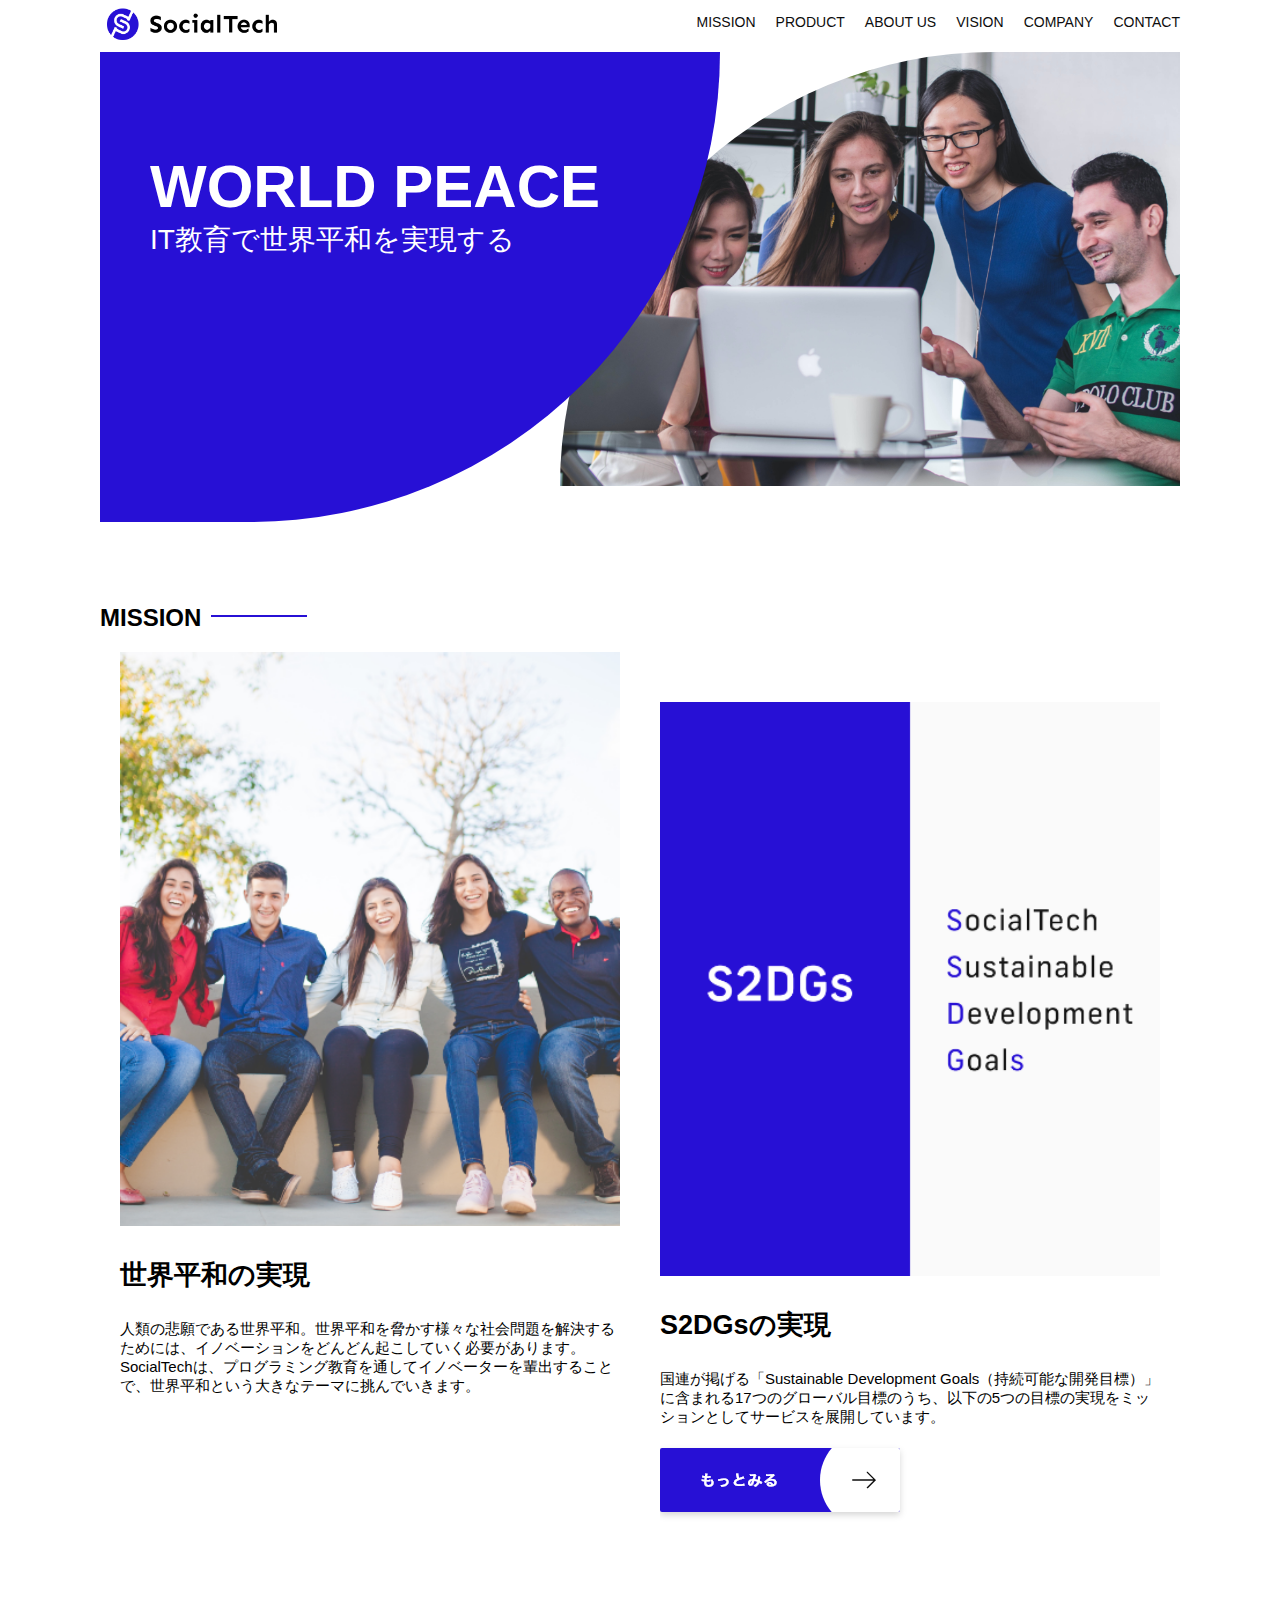
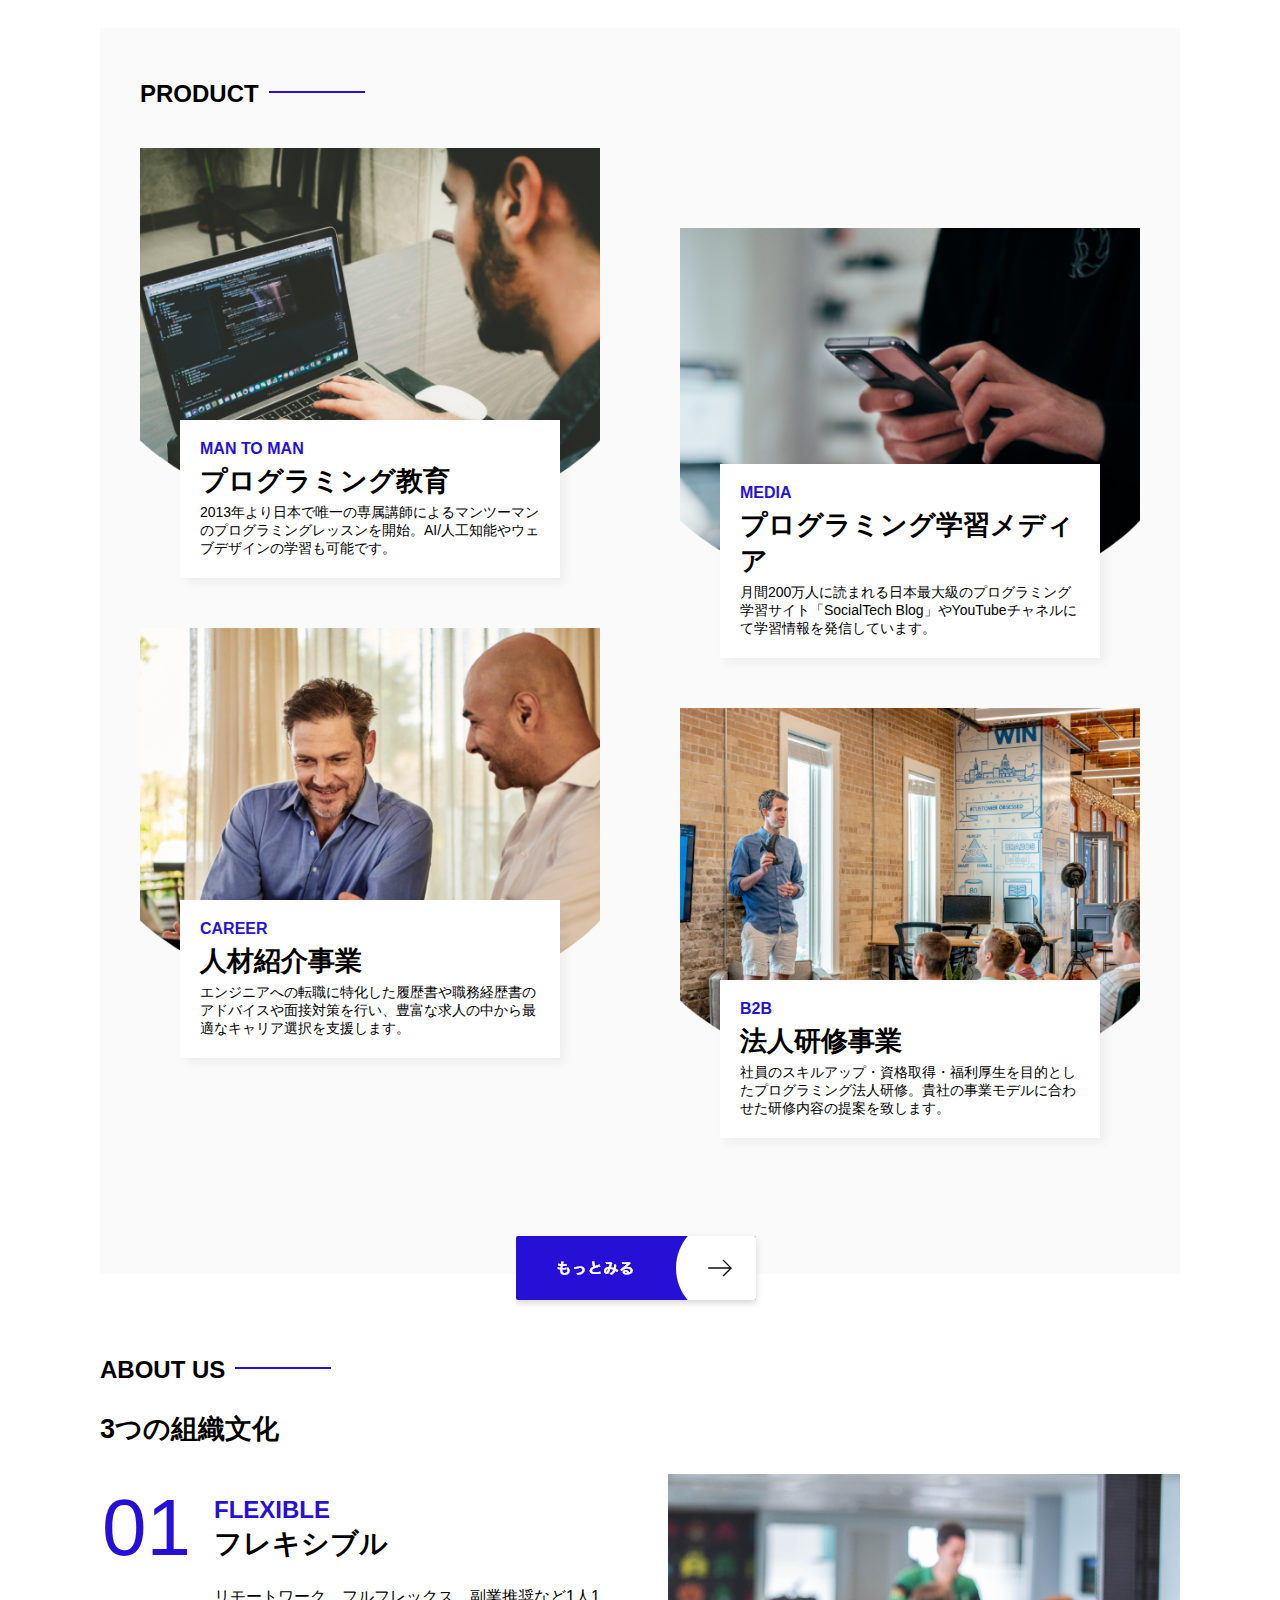
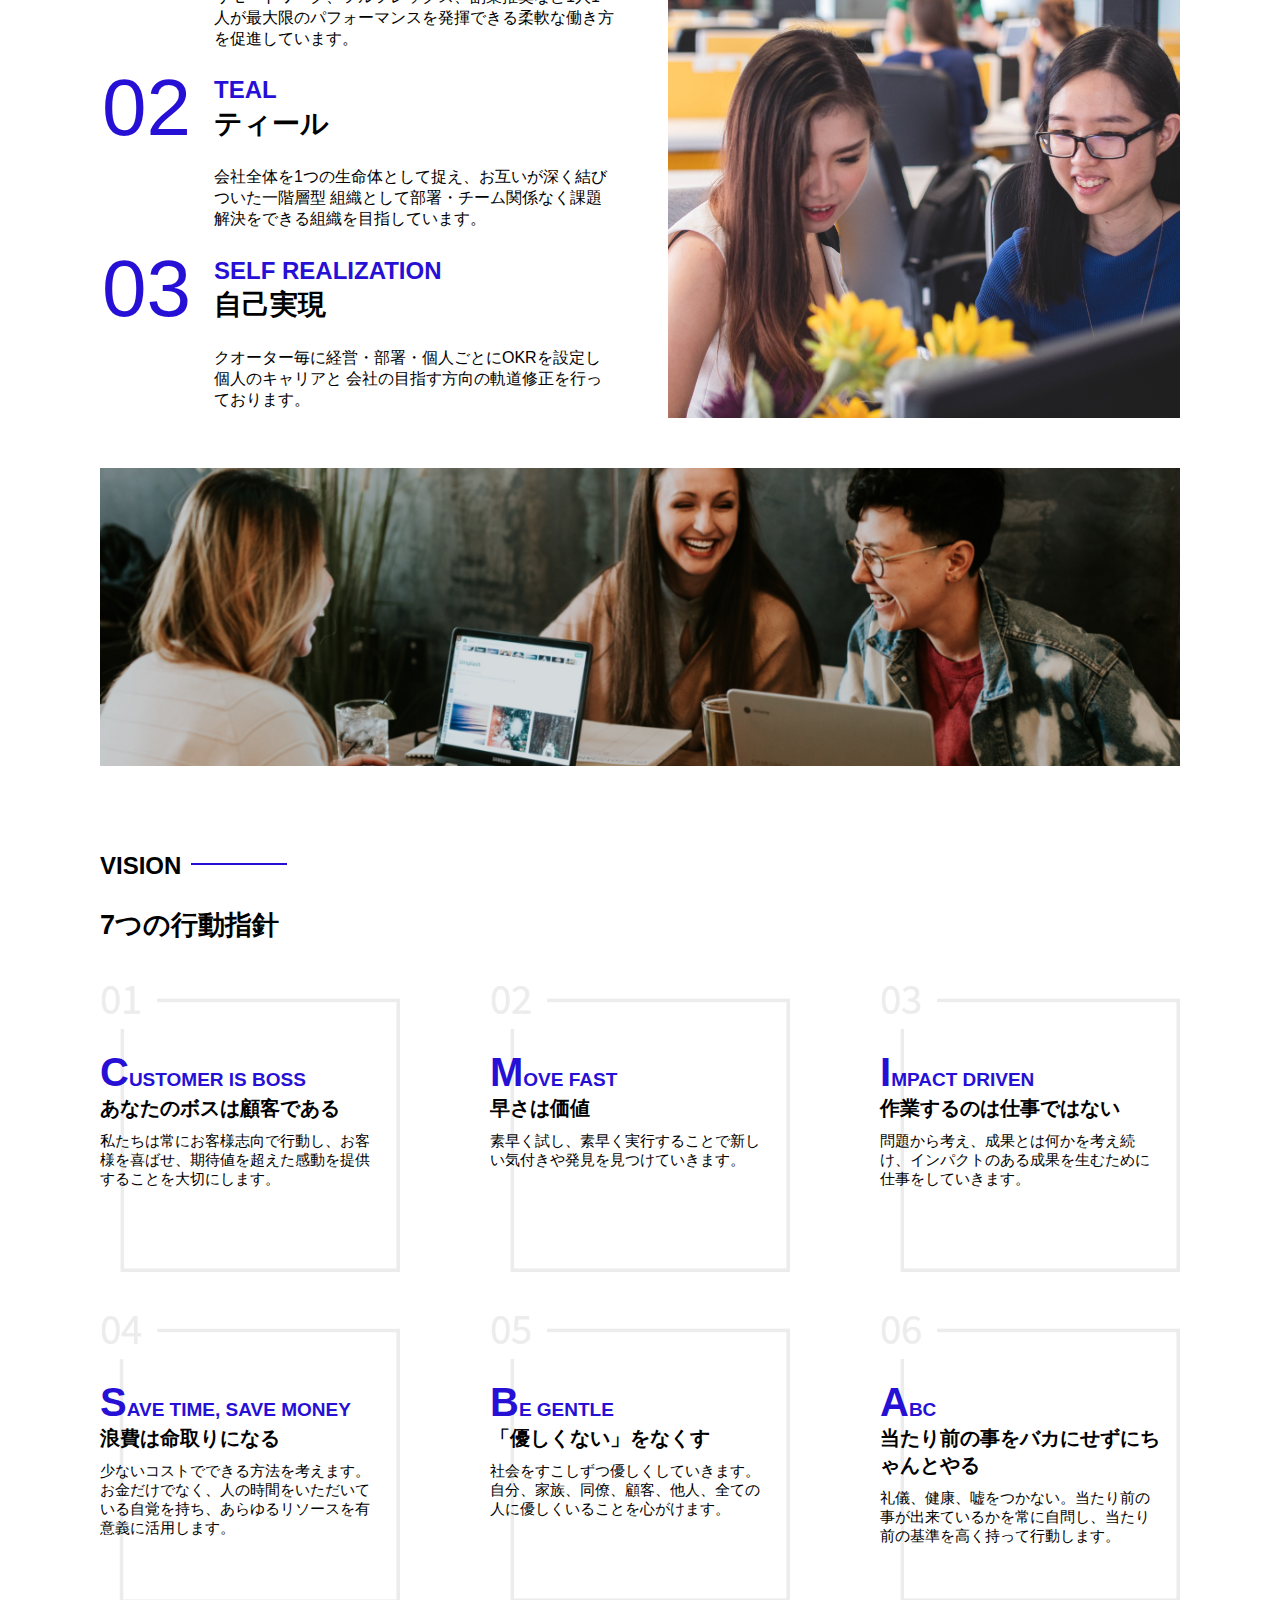
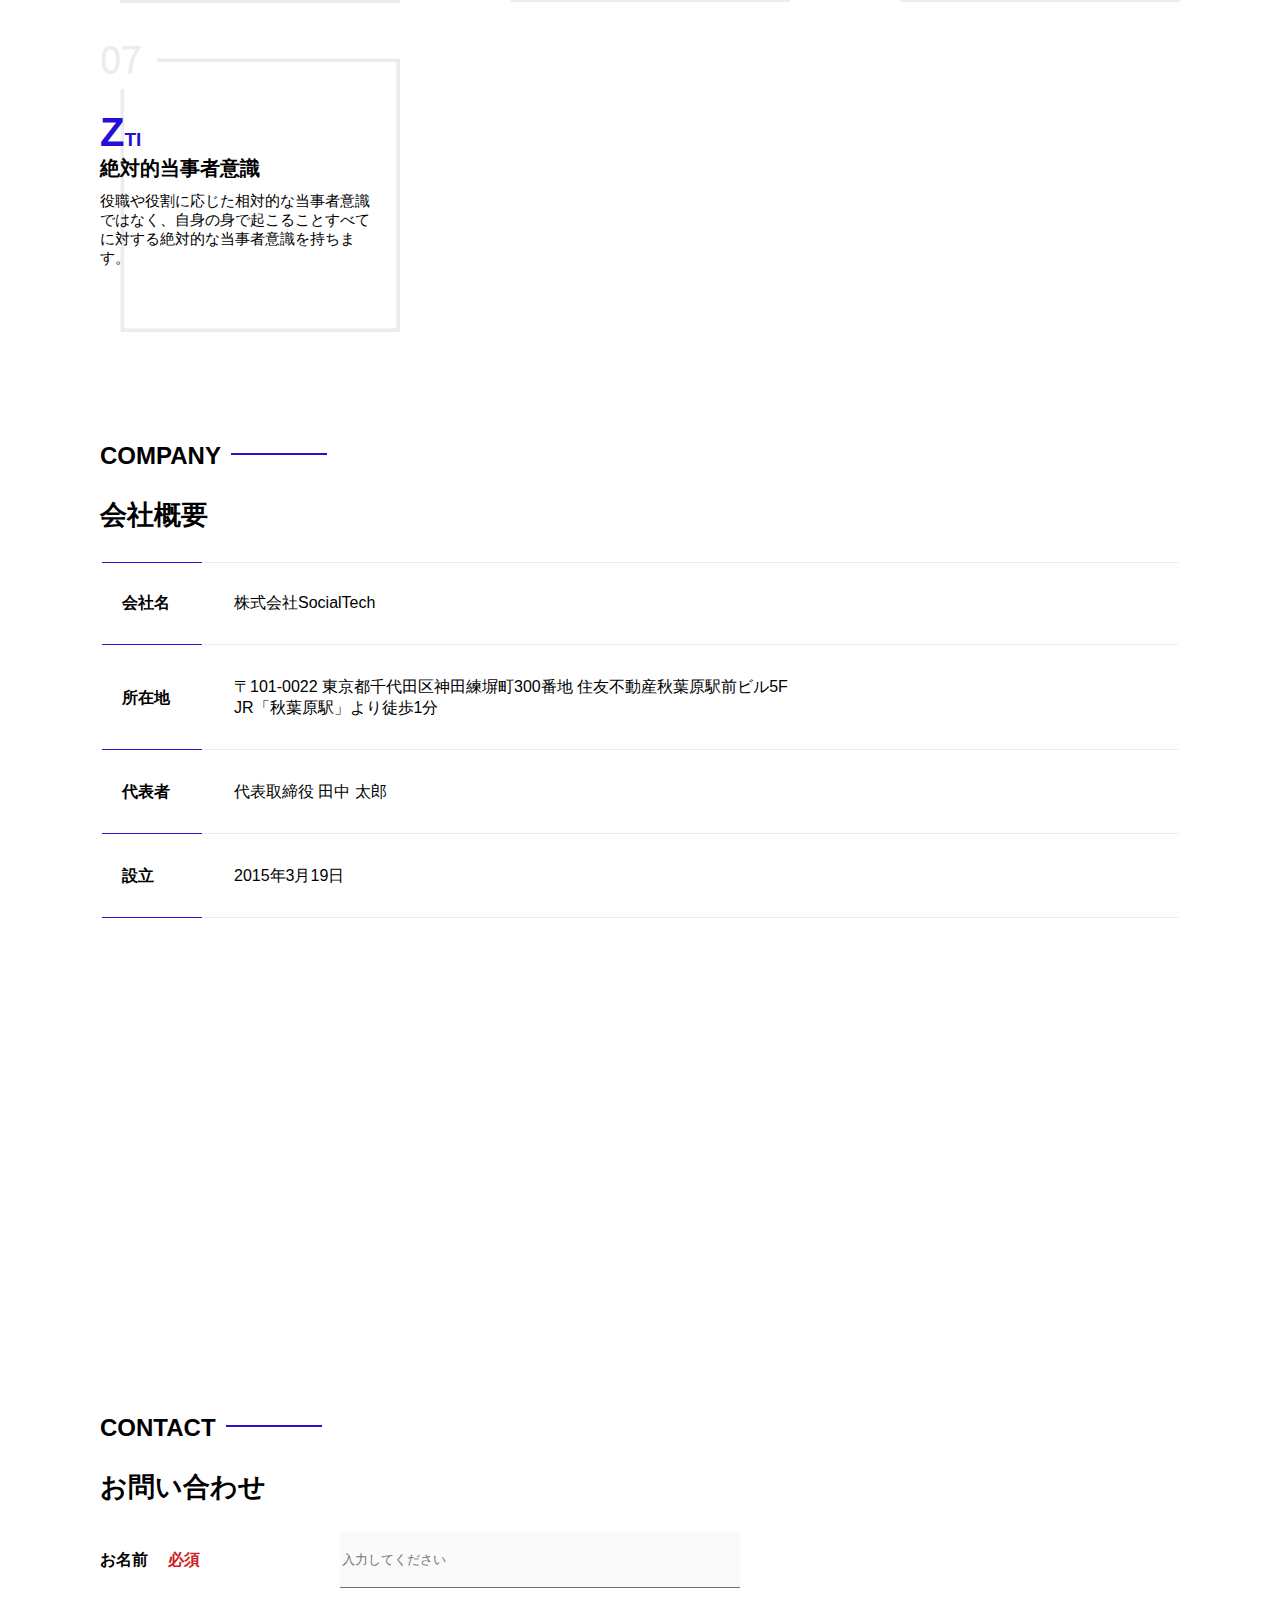
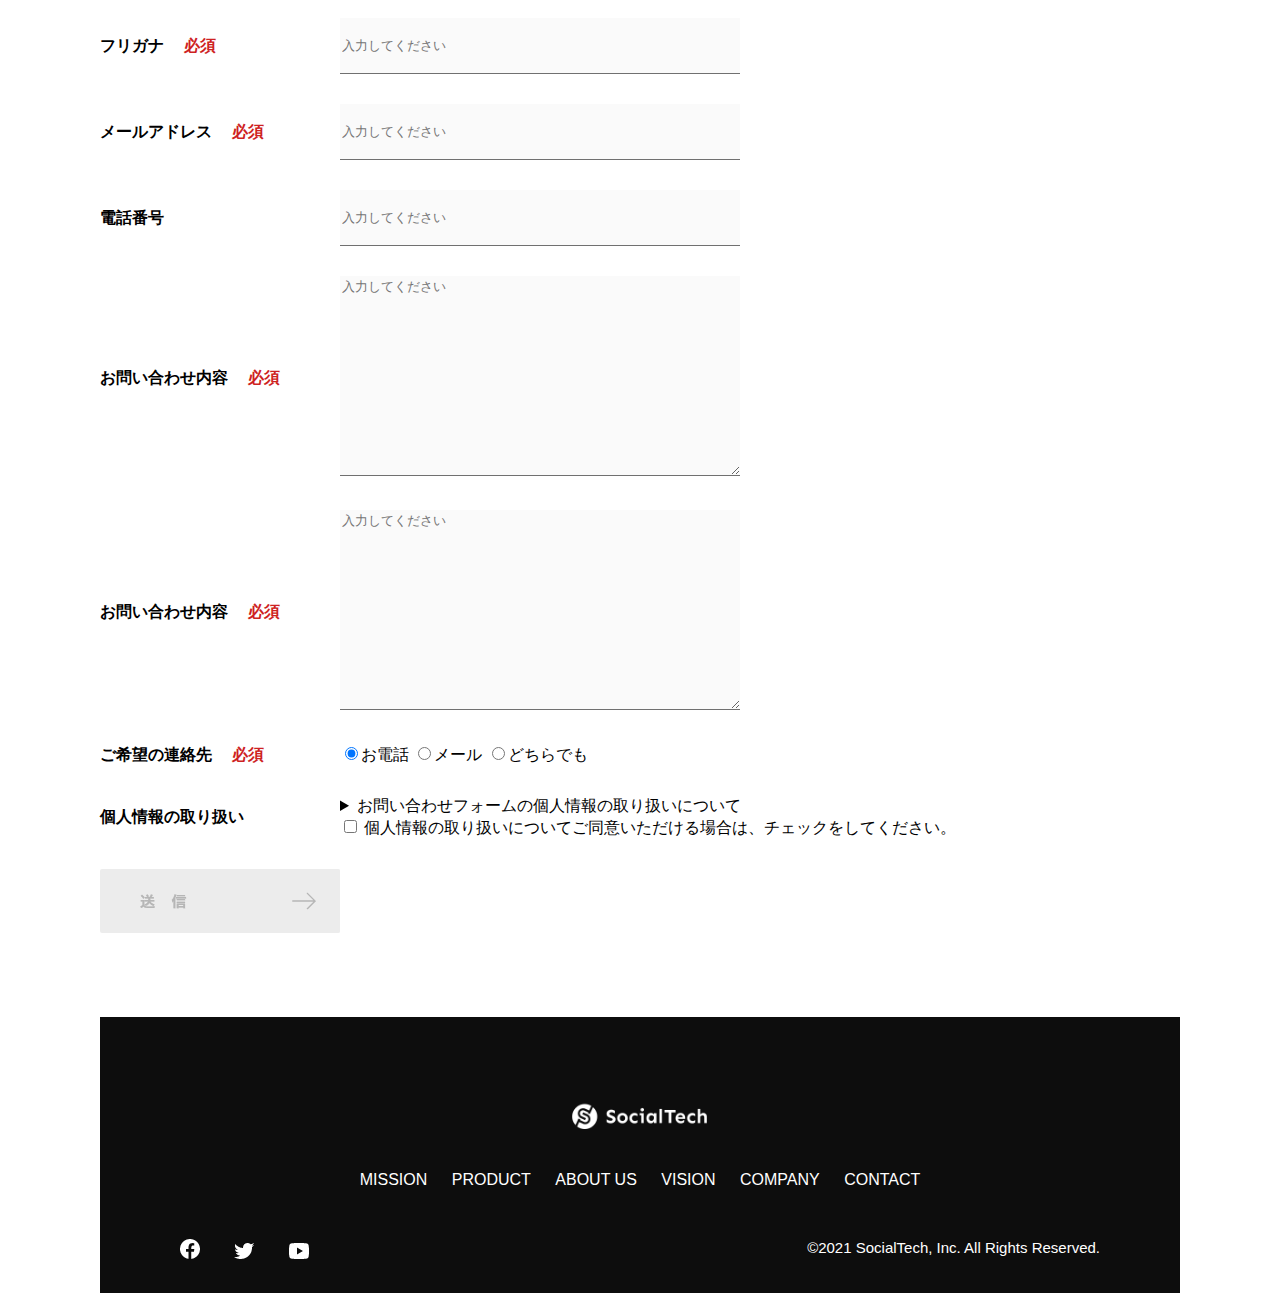
<file: kadai_tutoial_output/socialtehc/index.html>
<!DOCTYPE html>
<html>
<head>
   <title>SocialTech</title>
   <meta charset="UTF-8">
   <meta name="description" content="SocialTechはEdTech業界のリーディングカンパニーを目指します。">
   <meta name="viewport" content="width=device-width, initial-scale=1.0">
   <link rel="stylesheet" href="style.css">
</head>
<body>
  <!-- ヘッダー -->
  <header>
    <!-- ロゴ -->
    <a href="index.html" id="logo">
      <img src="images/logo.png" alt="トップページに戻る">
    </a>
    <!-- PC用ナビゲーション -->
    <nav id="nav-pc">
      <ul>
       <li><a href="mission.html">MISSION</a></li>
       <li><a href="product.html">PRODUCT</a></li>
       <li><a href="index.html#aboutus">ABOUT US</a></li>
       <li><a href="index.html#vision">VISION</a></li>
       <li><a href="index.html#company">COMPANY</a></li>
       <li><a href="index.html#contact">CONTACT</a></li>
      </ul>
  </nav>
  <!-- スマホ用メニューボタン -->
  <button id="menu-sp" onclick="document.getElementById('nav-sp').style.display = 'block'">
    <img src="images/button-menu.png" alt="ナビゲーションを開く">
  </button>
  <!-- スマホ用ナビゲーション -->
  <div id="nav-sp">
    <button id="close" onclick="document.getElementById('nav-sp').style.display = 'none'">
      <img src="images/button-close.png" alt="ナビゲーションを閉じる">
    </button>

    <nav>
      <ul>
        <li>
          <a id="logo-sp" href="index.html" onclick="document.getElementById('nav-sp').style.display = 'none'"><img src="images/logo-sp.png" alt="トップページに戻る"></a>
        </li>
        <li><a class="menu" href="mission.html" onclick="document.getElementById('nav-sp').style.display = 'none'">MISSION</a></li>
        <li><a class="menu" href="product.html" onclick="document.getElementById('nav-sp').style.display = 'none'">PRODUCT</a></li>
        <li><a class="menu" href="index.html#aboutus" onclick="document.getElementById('nav-sp').style.display = 'none'">ABOUT US</a></li>
        <li><a class="menu" href="index.html#vision" onclick="document.getElementById('nav-sp').style.display = 'none'">VISION</a></li>
        <li><a class="menu" href="index.html#company" onclick="document.getElementById('nav-sp').style.display = 'none'">COMPANY</a></li>
        <li><a class="menu" href="index.html#contact" onclick="document.getElementById('nav-sp').style.display = 'none'">CONTACT</a></li>
      </ul>
    </nav>
    <div id="sns">
      <a href="https://www.facebook.com/sejuku2013">
        <img src="images/button-facebook.png" alt="Facebookのリンク">
      </a>
      <a href="https://twitter.com/samuraijuku">
        <img src="images/button-twitter.png" alt="Twitterのリンク">
      </a>
      <a href="https://www.youtube.com/channel/UCCFOQO5aDK0xXam4cUQXT8g">
        <img src="images/button-youtube.png" alt="YouTubeのリンク">
      </a>
    </div>
  </div>
  </header>
  <main>
    <article>
      <!-- メインビジュアル -->
      <section id="main-visual">
        <div id="main-message">
          <h1>WORLD PEACE</h1>
          <p>IT教育で世界平和を実現する</p>
      </div>
      <img src="images/index/index-main.png" alt="PCの周りに集まる多国籍の仲間たち">
      </section>
       <!--ミッション-->
       <section id="mission">
        <h2 class="index-h2">MISSION</h2>
        <div id="mission-flex">
          <div>
            <img id="mission-photo" src="images/index/index-mission.png" alt="屋外のベンチで写真を撮影する多国籍の仲間たち">
             <h3>世界平和の実現</h3>
             <p>
               人類の悲願である世界平和。世界平和を脅かす様々な社会問題を解決するためには、イノベーションをどんどん起こしていく必要があります。SocialTechは、プログラミング教育を通してイノベーターを輩出することで、世界平和という大きなテーマに挑んでいきます。
             </p>
          </div>          
          <div>
            <img id="s2dgs" src="images/index/s2dgs.png" alt="S2DGs">
             <h3>S2DGsの実現</h3>
             <p>国連が掲げる「Sustainable Development Goals（持続可能な開発目標）」に含まれる17つのグローバル目標のうち、以下の5つの目標の実現をミッションとしてサービスを展開しています。</p>
             <a href="mission.html">
               <img src="images/button-more.png" alt="もっとみる">
             </a>
          </div>
        </div>
      </section>
      <!-- プロダクト -->
      <section id="product">
        <h2 class="index-h2">PRODUCT</h2>
         <div class="product-flex">
          <div id="product-left">
            <div>
              <img class="product-photo" src="images/index/index-mantoman.png" alt="PCでコードを書く男性">
              <div class="product-explain">
                <span>MAN TO MAN</span>
                <h3>プログラミング教育</h3>
                <p>2013年より日本で唯一の専属講師によるマンツーマンのプログラミングレッスンを開始。AI/人工知能やウェブデザインの学習も可能です。</p>
              </div>
            </div>
            <div>
              <img class="product-photo" src="images/index/index-career.png" alt="笑顔で話し合う2人の男性">
              <div class="product-explain">
                <span>CAREER</span>
                <h3>人材紹介事業</h3>
                <p>エンジニアへの転職に特化した履歴書や職務経歴書のアドバイスや面接対策を行い、豊富な求人の中から最適なキャリア選択を支援します。</p>
              </div>
            </div>
          </div>
          <div id="product-right">
            <div>
              <img class="product-photo" src="images/index/index-media.png" alt="スマートフォンを操作する人">
              <div class="product-explain">
                <span>MEDIA</span>
                <h3>プログラミング学習メディア</h3>
                <p>月間200万人に読まれる日本最大級のプログラミング学習サイト「SocialTech Blog」やYouTubeチャネルにて学習情報を発信しています。</p>
              </div>
            </div>
            <div>
              <img class="product-photo" src="images/index/index-b2b.png" alt="講演中の男性とそれを聴く人々">
              <div class="product-explain">
                <span>B2B</span>
                <h3>法人研修事業</h3>
                <p>社員のスキルアップ・資格取得・福利厚生を目的としたプログラミング法人研修。貴社の事業モデルに合わせた研修内容の提案を致します。</p>
              </div>
            </div>
          </div>
        </div>
        <div id="product-more">
          <a href="product.html">
            <img src="images/button-more.png" alt="もっとみる">
          </a>
          </div>
         </div>
       </section>
       <!---ABOUT US-->
       <section id="aboutus">
        <h2 class="index-h2">ABOUT US</h2>
        <h3>3つの組織文化</h3>
        <div>
          <table class="culture-table">
            <tr>
              <td class="culture-num">01</td>
              <th><span class="culture-en">FLEXIBLE</span><br>フレキシブル</th>
            </tr>
            <tr>
              <td>
                <!--空のセル-->
              </td>
              <td class="culture-description">リモートワーク、フルフレックス、副業推奨など1人1人が最大限のパフォーマンスを発揮できる柔軟な働き方を促進しています。</td>
            </tr>
            <tr>
              <td class="culture-num">02</td>
              <th><span class="culture-en">TEAL</span><br>ティール</th>
            </tr>
            <tr>
              <td>
                <!--空のセル-->
              </td>
              <td class="culture-description">会社全体を1つの生命体として捉え、お互いが深く結びついた一階層型 組織として部署・チーム関係なく課題解決をできる組織を目指しています。</td>
            </tr>
            <tr>
              <td class="culture-num">03</td>
              <th><span class="culture-en">SELF REALIZATION</span><br>自己実現</th>
            </tr>
            <tr>
              <td>
                <!--空のセル-->
              </td>
              <td class="culture-description">クオーター毎に経営・部署・個人ごとにOKRを設定し個人のキャリアと 会社の目指す方向の軌道修正を行っております。</td>
            </tr>
          </table>
          <img class="culture-img" src="images/index/index-aboutus1.png" alt="笑顔で話し合う2人の女性">
        </div>
        <img class="culture-img2" src="images/index/index-aboutus2.png" alt="笑顔で話し合う3人の男女">        
      </section>
       <!-- VISION -->
       <section id="vision">
        <h2 class="index-h2">VISION</h2>
        <h3>7つの行動指針</h3>
        <div>
          <div class="vision-box">
            <img src="images/index/vision-01.png" alt="01">
            <div>
              <h4>CUSTOMER IS BOSS</h4>
              <h5>あなたのボスは顧客である</h5>
              <p>私たちは常にお客様志向で行動し、お客様を喜ばせ、期待値を超えた感動を提供することを大切にします。</p>
            </div>
          </div>
          <div class="vision-box">
            <img src="images/index/vision-02.png" alt="02">
            <div>
              <h4>MOVE FAST</h4>
              <h5>早さは価値</h5>
              <p>素早く試し、素早く実行することで新しい気付きや発見を見つけていきます。</p>
            </div>
          </div>
          <div class="vision-box">
            <img src="images/index/vision-03.png" alt="03">
            <div>
              <h4>IMPACT DRIVEN</h4>
              <h5>作業するのは仕事ではない</h5>
              <p>問題から考え、成果とは何かを考え続け、インパクトのある成果を生むために仕事をしていきます。</p>
            </div>
          </div>
          <div class="vision-box">
            <img src="images/index//vision-04.png" alt="04">
            <div>
              <h4>SAVE TIME, SAVE MONEY</h4>
              <h5>浪費は命取りになる</h5>
              <p>少ないコストでできる方法を考えます。お金だけでなく、人の時間をいただいている自覚を持ち、あらゆるリソースを有意義に活用します。</p>
            </div>
          </div>
          <div class="vision-box">
            <img src="images/index/vision-05.png" alt="05">
            <div>
              <h4>BE GENTLE</h4>
              <h5>「優しくない」をなくす</h5>
              <p>社会をすこしずつ優しくしていきます。自分、家族、同僚、顧客、他人、全ての人に優しくいることを心がけます。</p>
            </div>
          </div>
          <div class="vision-box">
            <img src="images/index/vision-06.png" alt="06">
            <div>
              <h4>ABC</h4>
              <h5>当たり前の事をバカにせずにちゃんとやる</h5>
              <p>礼儀、健康、嘘をつかない。当たり前の事が出来ているかを常に自問し、当たり前の基準を高く持って行動します。</p>
            </div>
          </div>
          <div class="vision-box">
            <img src="images/index/vision-07.png" alt="07">
            <div>
              <h4>ZTI</h4>
              <h5>絶対的当事者意識</h5>
              <p>役職や役割に応じた相対的な当事者意識ではなく、自身の身で起こることすべてに対する絶対的な当事者意識を持ちます。</p>
            </div>
          </div>
        </div>
      </section>
      <!-- COMPANY -->
      <section id="company">
        <h2 class="index-h2">COMPANY</h2>
        <h3>会社概要</h3>
        <table id="company-table">
          <tr>
            <th class="tableheader tableheader-first">会社名</th>
            <td class="cell cell-first">株式会社SocialTech</td>
          </tr>
          <tr>
            <th class="tableheader">所在地</th>
            <td class="cell">〒101-0022 東京都千代田区神田練塀町300番地 住友不動産秋葉原駅前ビル5F<br>JR「秋葉原駅」より徒歩1分</td>
          </tr>
          <tr>
            <th class="tableheader">代表者</th>
            <td class="cell">代表取締役 田中 太郎</td>
          </tr>
          <tr>
            <th class="tableheader">設立</th>
            <td class="cell">2015年3月19日</td>
          </tr>
        </table>
        <iframe 
  src="https://www.google.com/maps/embed?pb=!1m18!1m12!1m3!1d3240.0688551336807!2d139.7720776771055!3d35.69992317258124!2m3!1f0!2f0!3f0!3m2!1i1024!2i768!4f13.1!3m3!1m2!1s0x60188fee13660e23%3A0x77137876edf742ac!2z5L2P5Y-L5LiN5YuV55Sj56eL6JGJ5Y6f6aeF5YmN44OT44Or!5e0!3m2!1sja!2sjp!4v1704858013291!5m2!1sja!2sjp" 
  style="border: 0" allowfullscreen="" loading="lazy">
  </iframe>
      </section>
      <!-- お問い合わせフォーム -->
      <section id="contact">
        <h2 class="index-h2">CONTACT</h2>
        <h3>お問い合わせ</h3>
        <form>
          <div>
            <div class="contact-heading">
              <label class="contact-label">お名前<span class="contact-span">必須</span></label>
            </div>
            <div>
              <input type="text" name="name" placeholder="入力してください" class="contact-textbox">
            </div>
          </div>
          <div>
            <div class="contact-heading">
              <label class="contact-label">フリガナ<span class="contact-span">必須</span></label>
            </div>
            <div>
              <input type="text" name="hurigana" placeholder="入力してください" class="contact-textbox">
            </div>
          </div>
          <div>
            <div class="contact-heading">
              <label class="contact-label">メールアドレス<span class="contact-span">必須</span></label>
            </div>
            <div>
              <input type="text" name="email" placeholder="入力してください" class="contact-textbox">
            </div>
          </div>
          <div>
            <div class="contact-heading">
              <label class="contact-label">電話番号</label>
            </div>
            <div>
              <input type="text" name="tel" placeholder="入力してください" class="contact-textbox">
            </div>
          </div>
          <div>
             <div class="contact-heading">
               <label class="contact-label">お問い合わせ内容<span class="contact-span">必須</span></label>
             </div>
             <div>
               <textarea class="contact-textarea" placeholder="入力してください" name="message"></textarea>
             </div>
           </div>
           <div>
            <div class="contact-heading">
              <label class="contact-label">お問い合わせ内容<span class="contact-span">必須</span></label>
            </div>
            <div>
              <textarea class="contact-textarea" placeholder="入力してください" name="message"></textarea>
            </div>
          </div>
          <div>
            <div class="contact-heading">
              <label class="contact-label">ご希望の連絡先<span class="contact-span">必須</span></label>
            </div>
            <div>
              <input class="radiobutton" type="radio" value="tel" name="contact" checked><label>お電話</label>
              <input class="radiobutton" type="radio" value="mail" name="contact"><label>メール</label>
              <input class="radiobutton" type="radio" value="both" name="contact"><label>どちらでも</label>
            </div>
          </div>
          <div>
            <div class="contact-heading">
              <label class="contact-label">個人情報の取り扱い</label>
            </div>
            <div>
              <details>
                <summary>お問い合わせフォームの個人情報の取り扱いについて</summary>
                <div>
                  <dl>
                    <dt>１．組織の名称又は氏名</dt>
                    <dd>株式会社SocialTech</dd>
                    <dt>２．個人情報保護管理者（若しくはその代理人）の氏名又は職名、所属及び連絡先</dt>
                    <dd>
                      <p>鈴木 一郎 コーポレート部</p>
                      <p>メールアドレス：samurai@example.com</p>
                      <p>TEL：03-1234-5678</p>
                    </dd>
                    <dt>３．個人情報の利用目的</dt>
                    <dd>
                      <ul>
                        <li>本サービス及び本サービスに関連する情報の提供又はそれらに関する連絡のため</li>
                        <li>ユーザーの本人確認のため</li>
                        <li>当社サービスのご案内のため</li>
                        <li>当社の商品等の広告または宣伝（電子メールによるものを含むものとします。）</li>
                      </ul>
                    </dd>
                    <dt>４．個人情報の取り扱い業務の委託</dt>
                    <dd>個人情報の取扱業務の全部または一部を外部に業務委託する場合があります。その際、弊社は、個人情報を適切に保護できる管理体制を敷き実行していることを条件として委託先を厳選したうえで、機密保持契約を委託先と締結し、お客様の個人情報を厳密に管理させます。</dd>
                    <dt>５．個人情報の開示等の請求</dt>
                    <dd>
                      お客様は、弊社に対してご自身の個人情報の開示等（利用目的の通知、開示、内容の訂正・追加・削除、利用の停止または消去、第三者への提供の停止）に関して、当社問合わせ窓口に申し出ることができます。<br>
                      その際、弊社はお客様ご本人を確認させていただいたうえで、合理的な期間内に対応いたします。<br>
                      なお、個人情報に関する弊社問合わせ先は、次の通りです。
                    </dd>
                    <dd>
                      <p>株式会社SocialTech　個人情報問合せ窓口</p>
                      <p>〒150-0043　東京都千代田区神田練塀町300番地 住友不動産秋葉原駅前ビル5F</p>
                      <p>メールアドレス：samurai@example.com　TEL：03-1234-5678</p>
                    </dd>

                    <dt>６．個人情報を提供されることの任意性について</dt>
                    <dd>お客様がご自身の個人情報を弊社に提供されるか否かは、お客様のご判断によりますが、もしご提供されない場合には、適切なサービスが提供できない場合がありますので予めご了承ください。</dd>
                  </dl>
                </div>
              </details>
              <input type="checkbox" name="agree">
              <span>個人情報の取り扱いについてご同意いただける場合は、チェックをしてください。</span>
            </div>
          </div>
          <input type="image" src="images/button-submit.png" alt="送信する">
       </form>
        </form>
      </section>
    </article>
  </main>
  <footer>
    <div id="footer-logo">
      <img src="images/logo-sp.png" alt="SocialTech">
    </div>
    <div id="footer-link">
      <a href="mission.html">MISSION</a>
      <a href="product.html">PRODUCT</a>
      <a href="index.html#aboutus">ABOUT US</a>
      <a href="index.html#vision">VISION</a>
      <a href="index.html#company">COMPANY</a>
      <a href="index.html#contact">CONTACT</a>
    </div>
    <div id="sns-footer">
      <div class="sns-btns">
        <a href="https://www.facebook.com/sejuku2013"><img src="images/button-facebook.png" alt="Facebookのリンク"></a>
        <a href="https://twitter.com/samuraijuku"><img src="images/button-twitter.png" alt="Twitterのリンク"></a>
        <a href="https://www.youtube.com/channel/UCCFOQO5aDK0xXam4cUQXT8g"><img src="images/button-youtube.png" alt="YouTubeのリンク"></a>
      </div>
      <p id="copyright">&copy;2021 SocialTech, Inc. All Rights Reserved.</p>
    </div>
  </footer>
</body>
</html>
</file>
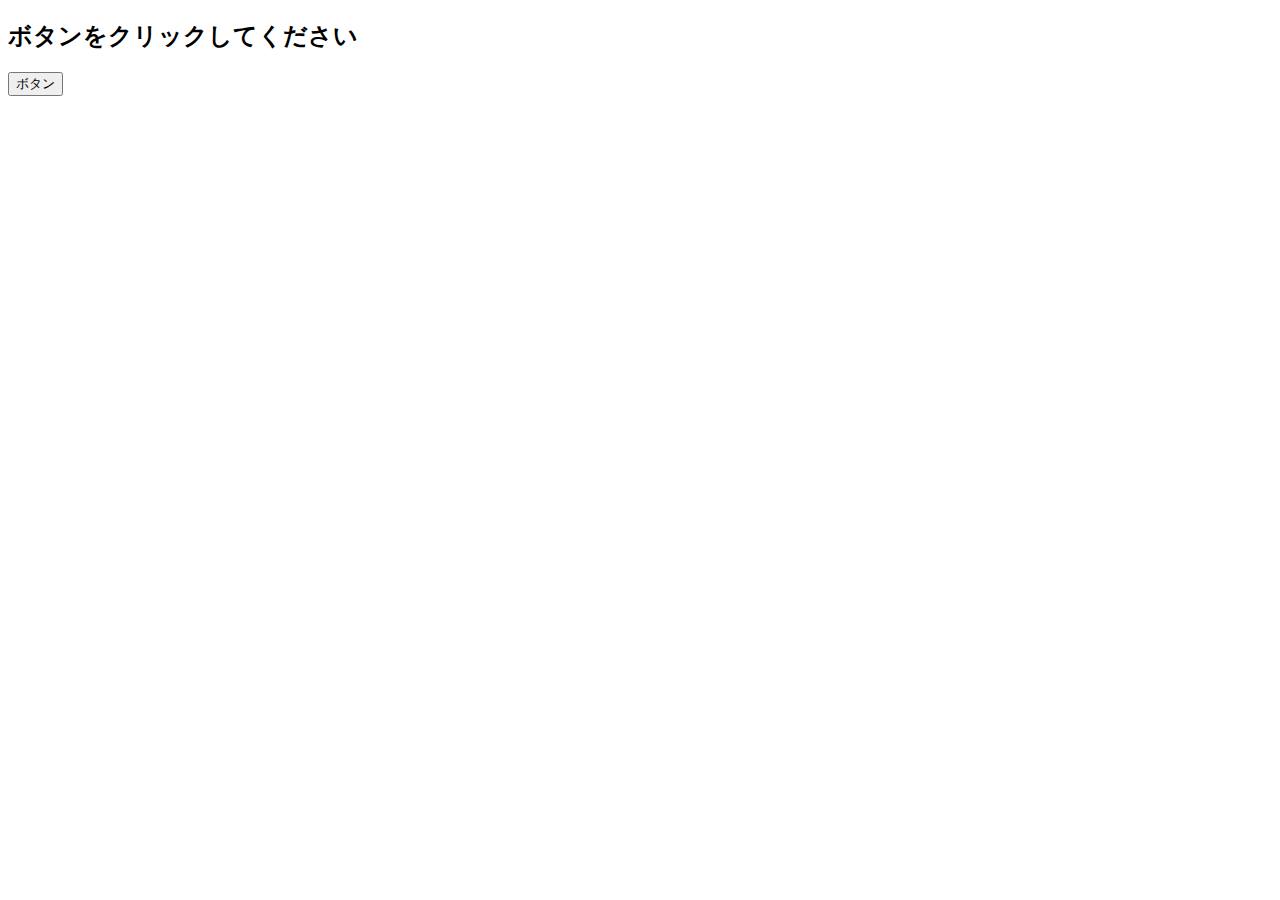
<file: kadai_020/event.html>
<!DOCTYPE html>
<html lang="ja">
<head>
  <title>JavaScriptの基礎を学ぼう_20章課題</title>                                 
  <meta charset="UTF-8">
</head>
<body>
    <h2 id="text">ボタンをクリックしてください</h2>
    <button id="btn">ボタン</button>
    <script src="event.js"></script>
</body>
</html>
</file>
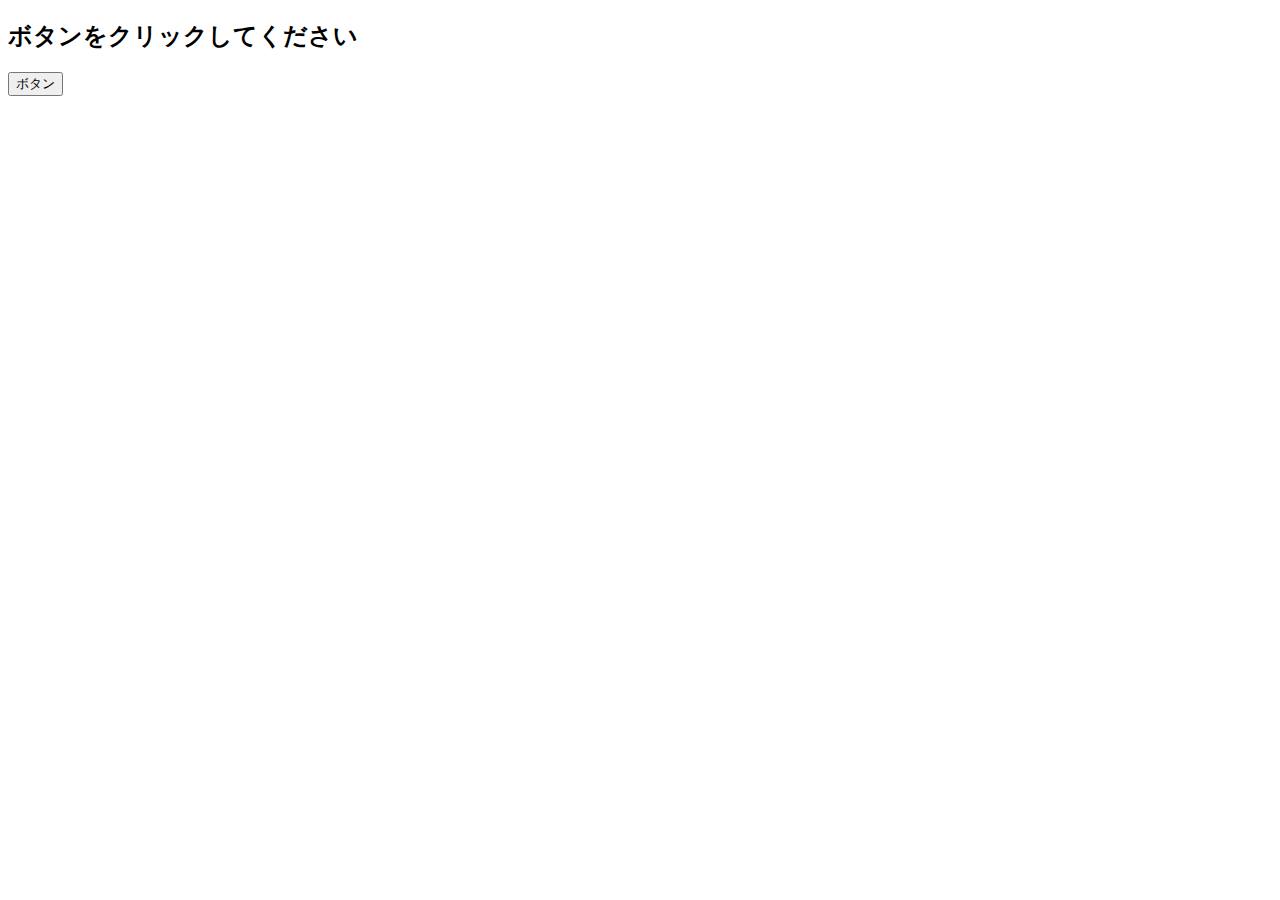
<file: kadai_021/event.html>
<!DOCTYPE html>
<html lang="ja">
<head>
  <title>JavaScriptの基礎を学ぼう_21章課題</title>                                 
  <meta charset="UTF-8">
</head>
<body>
    <h2 id="text">ボタンをクリックしてください</h2>
    <button id="btn">ボタン</button>
    <script src="event.js"></script>
</body>
</html>
</file>
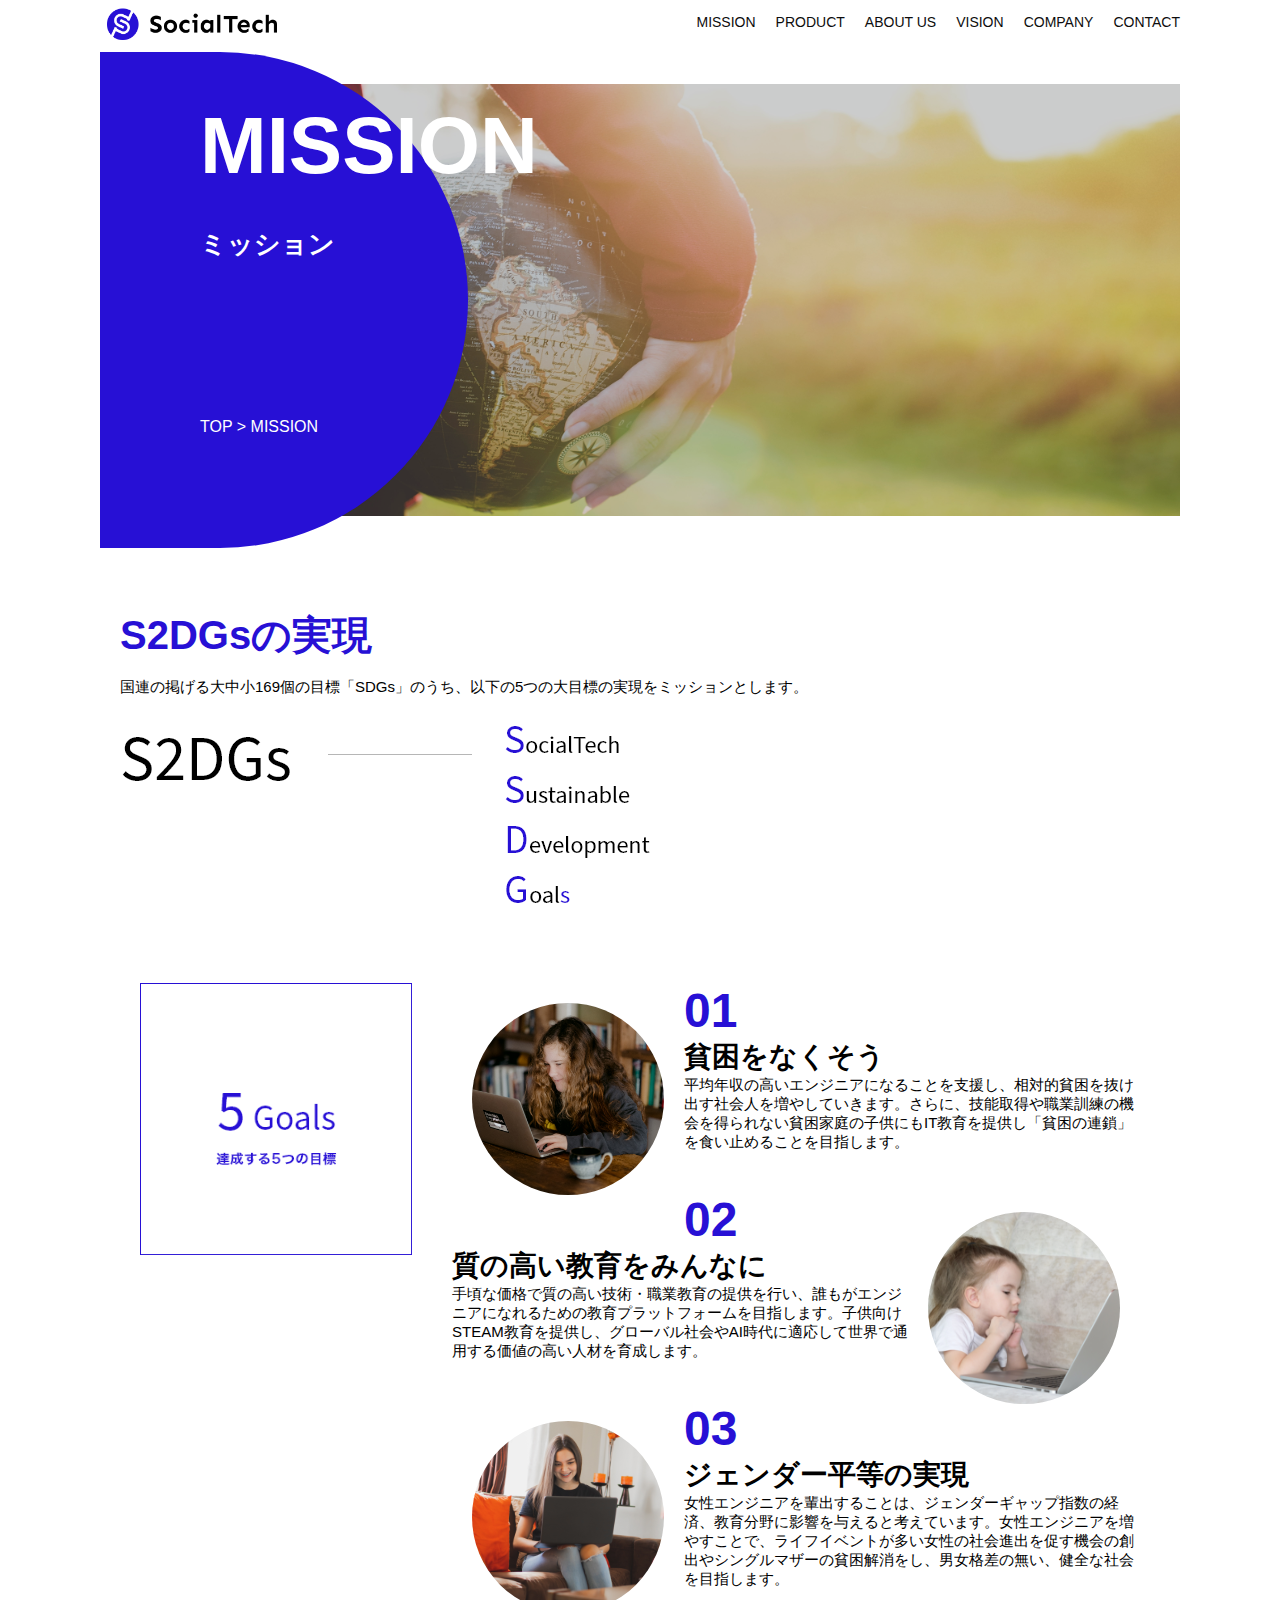
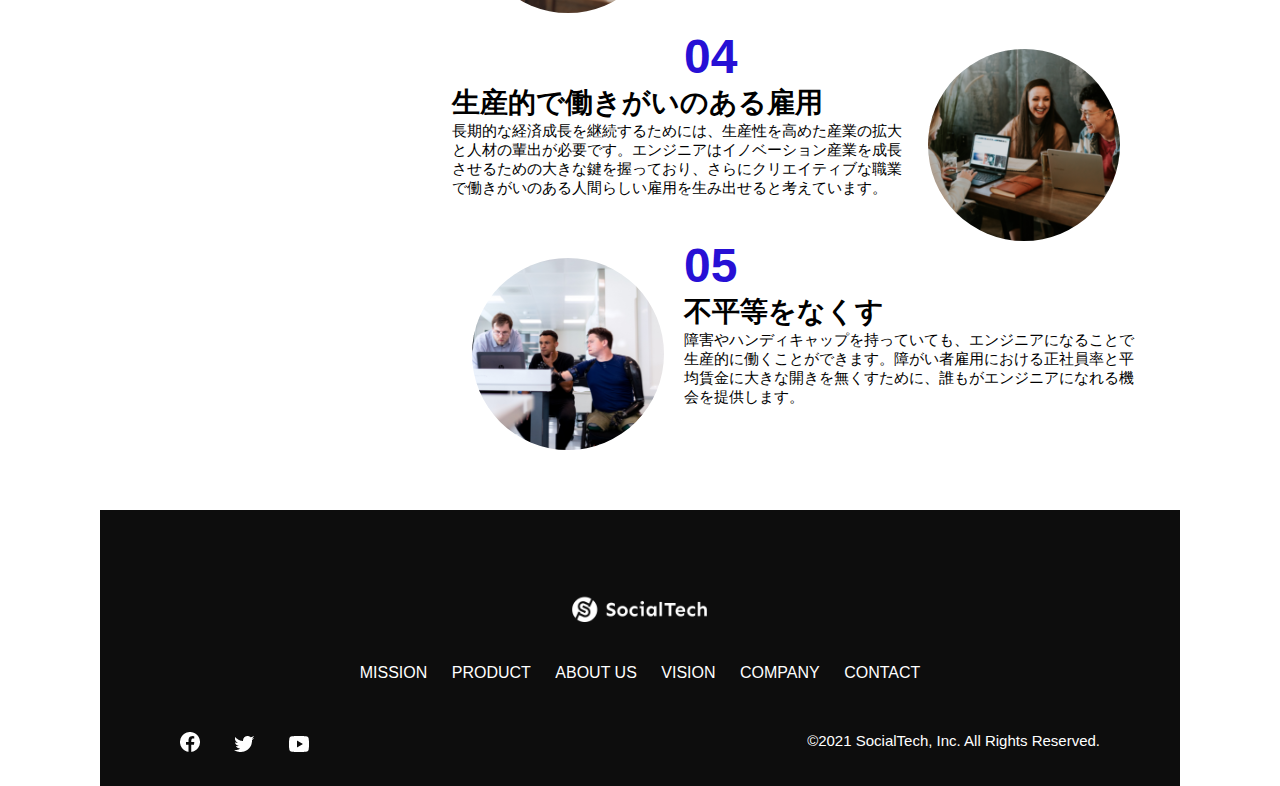
<file: kadai_tutoial_output/socialtehc/mission.html>
<!DOCTYPE html>
<html>
  <head>
    <title>SocialTech - MISSION ミッション -</title>
    <meta charset="utf-8">
    <meta name="description" content="SocialTechが目指す5つの目標（S2DGs）を紹介します">
    <meta name="viewport" content="width=device-width, initial-scale=1.0">
    <link rel="stylesheet" href="style.css">
  </head>

  <body>
    <!-- ヘッダー -->
    <header>
      <!-- ロゴ -->
      <a href="index.html" id="logo">
        <img src="images/logo.png" alt="トップページに戻る">
      </a>

      <!-- PC用ナビゲーション -->
      <nav id="nav-pc">
        <ul>
          <li><a href="mission.html">MISSION</a></li>
          <li><a href="product.html">PRODUCT</a></li>
          <li><a href="index.html#aboutus">ABOUT US</a></li>
          <li><a href="index.html#vision">VISION</a></li>
          <li><a href="index.html#company">COMPANY</a></li>
          <li><a href="index.html#contact">CONTACT</a></li>
        </ul>
      </nav>

      <!-- スマホ用メニューボタン -->
      <button id="menu-sp" onclick="document.getElementById('nav-sp').style.display = 'block'">
        <img src="images/button-menu.png" alt="ナビゲーションを開く">
      </button>

      <!-- スマホ用ナビゲーション -->
      <div id="nav-sp">
        <button id="close" onclick="document.getElementById('nav-sp').style.display = 'none'">
          <img src="images/button-close.png" alt="ナビゲーションを閉じる">
        </button>

        <nav>
          <ul>
            <li>
              <a id="logo-sp" href="index.html" onclick="document.getElementById('nav-sp').style.display = 'none'"><img src="images/logo-sp.png" alt="トップページに戻る"></a>
            </li>
            <li><a class="menu" href="mission.html" onclick="document.getElementById('nav-sp').style.display = 'none'">MISSION</a></li>
            <li><a class="menu" href="product.html" onclick="document.getElementById('nav-sp').style.display = 'none'">PRODUCT</a></li>
            <li><a class="menu" href="index.html#aboutus" onclick="document.getElementById('nav-sp').style.display = 'none'">ABOUT US</a></li>
            <li><a class="menu" href="index.html#vision" onclick="document.getElementById('nav-sp').style.display = 'none'">VISION</a></li>
            <li><a class="menu" href="index.html#company" onclick="document.getElementById('nav-sp').style.display = 'none'">COMPANY</a></li>
            <li><a class="menu" href="index.html#contact" onclick="document.getElementById('nav-sp').style.display = 'none'">CONTACT</a></li>
          </ul>
        </nav>
        <div id="sns">
          <a href="https://www.facebook.com/sejuku2013">
            <img src="images/button-facebook.png" alt="Facebookのリンク">
          </a>
          <a href="https://twitter.com/samuraijuku">
            <img src="images/button-twitter.png" alt="Twitterのリンク">
          </a>
          <a href="https://www.youtube.com/channel/UCCFOQO5aDK0xXam4cUQXT8g">
            <img src="images/button-youtube.png" alt="YouTubeのリンク">
          </a>
        </div>
      </div>
    </header>

    <main>
      <article>
        <section id="mission-main"></section>
            <div class="mission-main-inner">
              <div id="mission-title">
                <h1>MISSION<br><span>ミッション</span></h1>
                <p>TOP > MISSION</p>
              </div>
            </div>
          </section>

          <section id="mission-s2dgs">
            <h2 class="mission-h2">S2DGsの実現</h2>
            <p>国連の掲げる大中小169個の目標「SDGs」のうち、以下の5つの大目標の実現をミッションとします。</p>
            <img src="images/mission/mission-s2dgs.png" alt="S2DGs">
          </section>
          
          <section id="mission-five-goals">
            <div class="five-goals-image">
              <img src="images/mission/mission-5goals.png" alt="5Goals">
            </div>
            <div class="five-goals-read">
              <div>
                <img class="fivegoals-image-left" src="images/mission/mission-5goals01.png" alt="PCを操作する女の子">
                <span class="fivegoals-number">01</span>
                <h3 class="fivegoals-h3">貧困をなくそう</h3>
                <p class="fivegoals-p">平均年収の高いエンジニアになることを支援し、相対的貧困を抜け出す社会人を増やしていきます。さらに、技能取得や職業訓練の機会を得られない貧困家庭の子供にもIT教育を提供し「貧困の連鎖」を食い止めることを目指します。</p>
              </div>
              <div>
                <img class="fivegoals-image-right" src="images/mission/mission-5goals02.png" alt="PCを見つめる小さい女の子">
                <span class="fivegoals-number">02</span>
                <h3 class="fivegoals-h3">質の高い教育をみんなに</h3>
                <p class="fivegoals-p">手頃な価格で質の高い技術・職業教育の提供を行い、誰もがエンジニアになれるための教育プラットフォームを目指します。子供向けSTEAM教育を提供し、グローバル社会やAI時代に適応して世界で通用する価値の高い人材を育成します。</p>
              </div>
              <div>
                <img class="fivegoals-image-left" src="images/mission/mission-5goals03.png" alt="PCを操作する女性">
  
                <span class="fivegoals-number">03</span>
                <h3 class="fivegoals-h3">ジェンダー平等の実現</h3>
                <p class="fivegoals-p">女性エンジニアを輩出することは、ジェンダーギャップ指数の経済、教育分野に影響を与えると考えています。女性エンジニアを増やすことで、ライフイベントが多い女性の社会進出を促す機会の創出やシングルマザーの貧困解消をし、男女格差の無い、健全な社会を目指します。</p>
              </div>
              <div>
                <img class="fivegoals-image-right" src="images/mission/mission-5goals04.png" alt="笑顔で話し合う3人の男女">
                <span class="fivegoals-number">04</span>
                <h3 class="fivegoals-h3">生産的で働きがいのある雇用</h3>
                <p class="fivegoals-p">長期的な経済成長を継続するためには、生産性を高めた産業の拡大と人材の輩出が必要です。エンジニアはイノベーション産業を成長させるための大きな鍵を握っており、さらにクリエイティブな職業で働きがいのある人間らしい雇用を生み出せると考えています。</p>
              </div>
              <div>
                <img class="fivegoals-image-left" src="images/mission/mission-5goals05.png" alt="障害を持つ男性が生き生きと働く様子">
                <span class="fivegoals-number">05</span>
                <h3 class="fivegoals-h3">不平等をなくす</h3>
                <p class="fivegoals-p">障害やハンディキャップを持っていても、エンジニアになることで生産的に働くことができます。障がい者雇用における正社員率と平均賃金に大きな開きを無くすために、誰もがエンジニアになれる機会を提供します。</p>
              </div>
            </div>
          </section>  

      </article>
      
    </main>

    <footer>
      <div id="footer-logo">
        <img src="images/logo-sp.png" alt="SocialTech">
      </div>
      <div id="footer-link">
        <a href="mission.html">MISSION</a>
        <a href="product.html">PRODUCT</a>
        <a href="index.html#aboutus">ABOUT US</a>
        <a href="index.html#vision">VISION</a>
        <a href="index.html#company">COMPANY</a>
        <a href="index.html#contact">CONTACT</a>
      </div>
      <div id="sns-footer">
        <div class="sns-btns">
          <a href="https://www.facebook.com/sejuku2013"><img src="images/button-facebook.png" alt="Facebookのリンク"></a>
          <a href="https://twitter.com/samuraijuku"><img src="images/button-twitter.png" alt="Twitterのリンク"></a>
          <a href="https://www.youtube.com/channel/UCCFOQO5aDK0xXam4cUQXT8g"><img src="images/button-youtube.png" alt="YouTubeのリンク"></a>
        </div>
        <p id="copyright">&copy;2021 SocialTech, Inc. All Rights Reserved.</p>
      </div>
    </footer>

  </body>
</html>
</file>
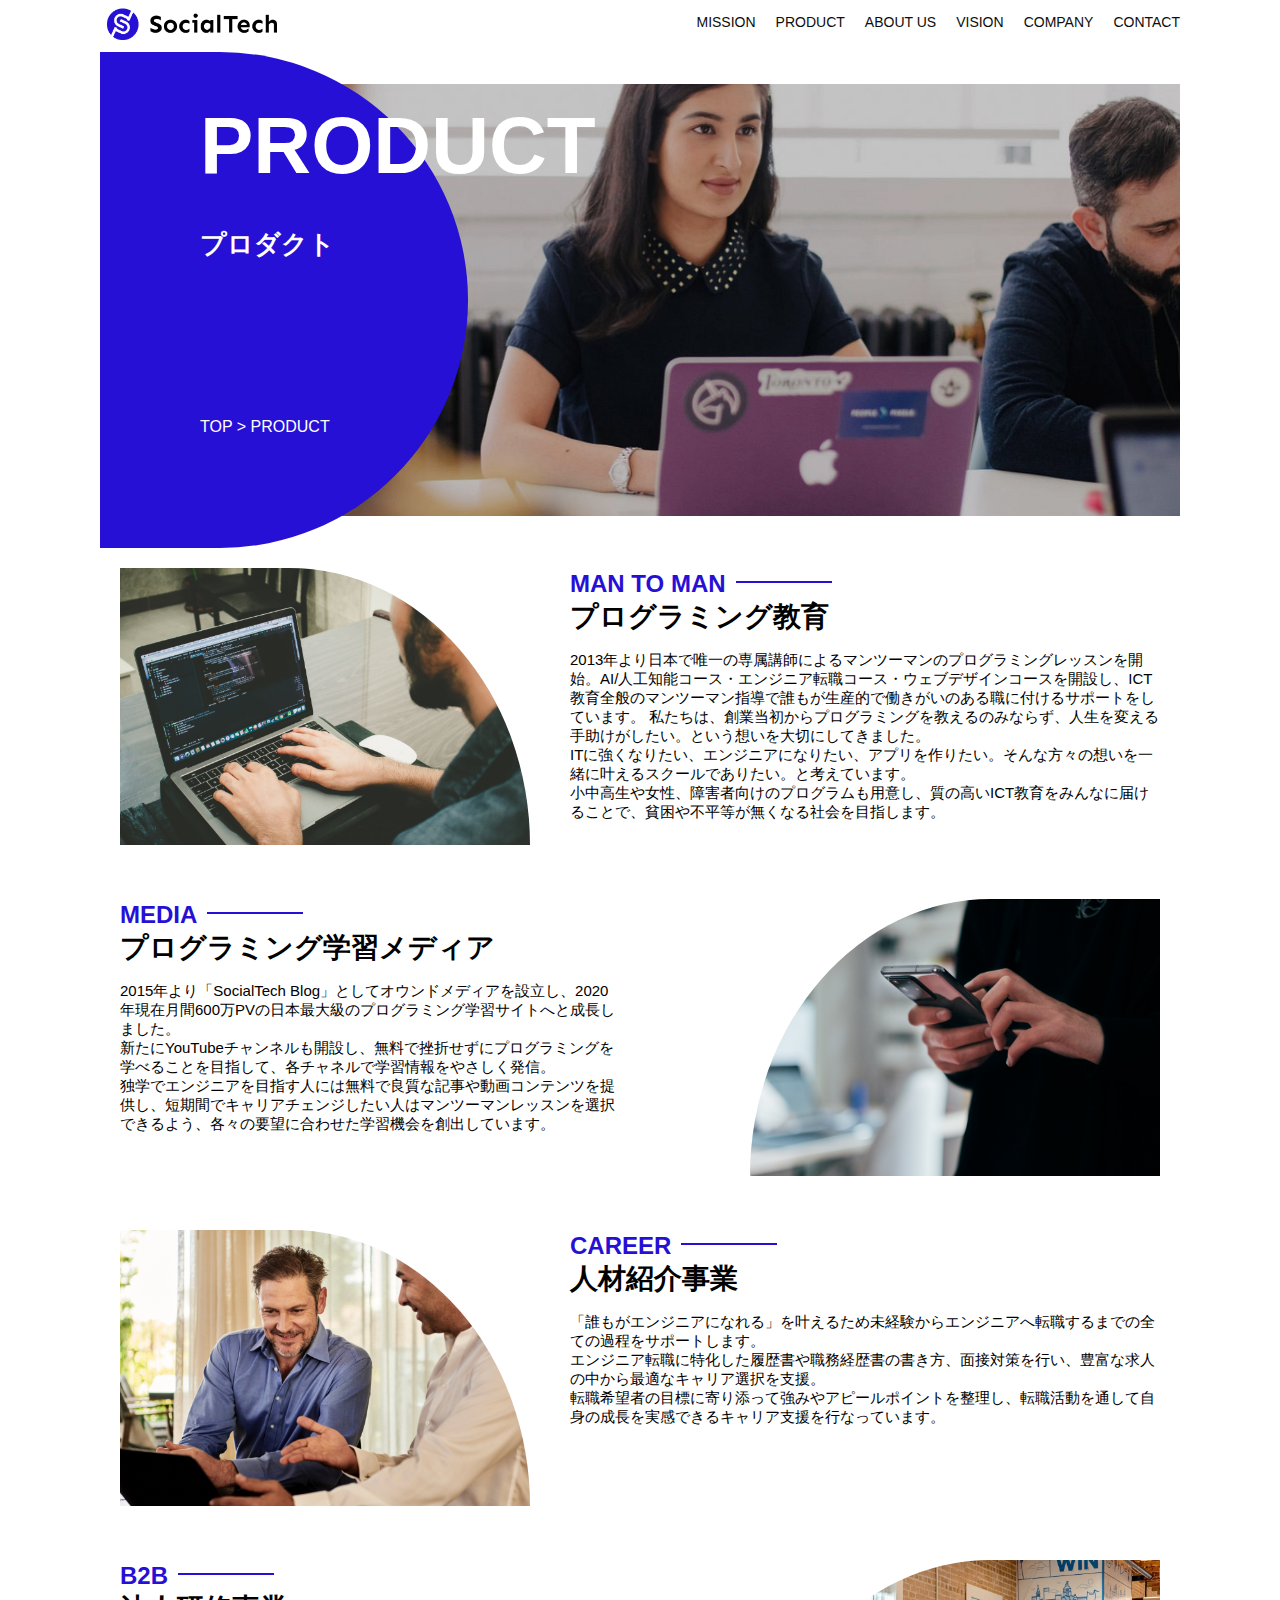
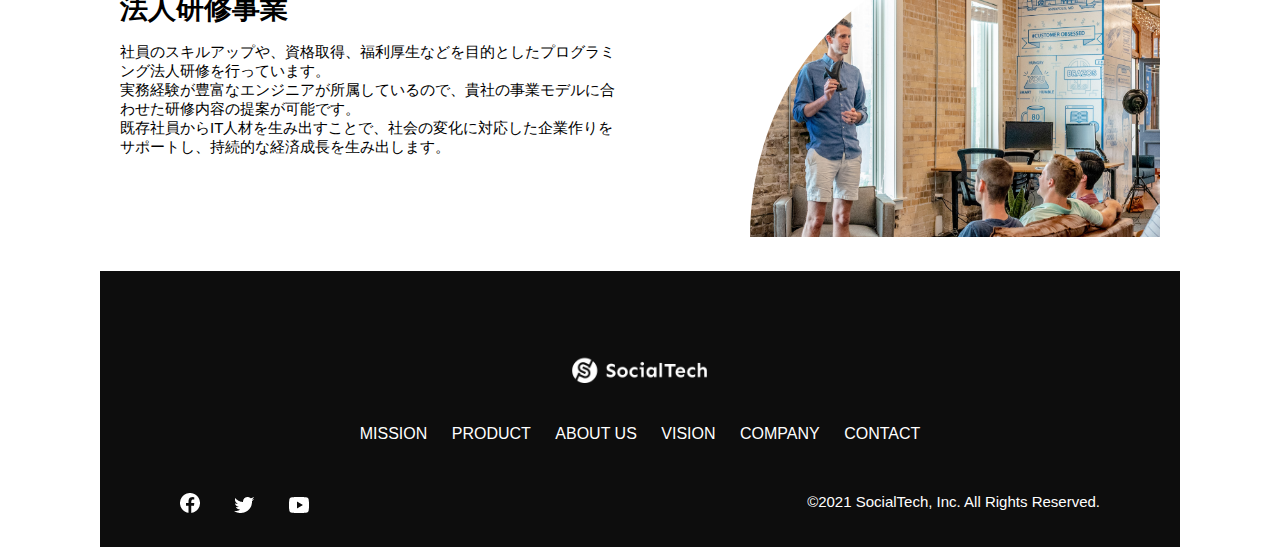
<file: kadai_tutoial_output/socialtehc/product.html>
<!DOCTYPE html>
  <html>
    <head>
      <title>SocialTech -PRODUCT プロダクト-</title>
      <meta charset="utf-8">
      <meta name="description" content="SocialTechの4つのプロダクトを紹介します">
      <meta name="viewport" content="width=device-width, initial-scale=1.0">
      <link rel="stylesheet" href="style.css">
    </head>
  
    <body>
      <!-- ヘッダー -->
      <header>
        <!-- ロゴ -->
        <a href="index.html" id="logo">
          <img src="images/logo.png" alt="トップページに戻る">
        </a>
  
        <!-- PC用ナビゲーション -->
        <nav id="nav-pc">
          <ul>
            <li><a href="mission.html">MISSION</a></li>
            <li><a href="product.html">PRODUCT</a></li>
            <li><a href="index.html#aboutus">ABOUT US</a></li>
            <li><a href="index.html#vision">VISION</a></li>
            <li><a href="index.html#company">COMPANY</a></li>
            <li><a href="index.html#contact">CONTACT</a></li>
          </ul>
        </nav>
  
        <!-- スマホ用メニューボタン -->
        <button id="menu-sp" onclick="document.getElementById('nav-sp').style.display = 'block'">
          <img src="images/button-menu.png" alt="ナビゲーションを開く">
        </button>
  
        <!-- スマホ用ナビゲーション -->
        <div id="nav-sp">
          <button id="close" onclick="document.getElementById('nav-sp').style.display = 'none'">
            <img src="images/button-close.png" alt="ナビゲーションを閉じる">
          </button>
  
          <nav>
            <ul>
              <li>
                <a id="logo-sp" href="index.html" onclick="document.getElementById('nav-sp').style.display = 'none'"><img src="images/logo-sp.png" alt="トップページに戻る"></a>
              </li>
              <li><a class="menu" href="mission.html" onclick="document.getElementById('nav-sp').style.display = 'none'">MISSION</a></li>
              <li><a class="menu" href="product.html" onclick="document.getElementById('nav-sp').style.display = 'none'">PRODUCT</a></li>
              <li><a class="menu" href="index.html#aboutus" onclick="document.getElementById('nav-sp').style.display = 'none'">ABOUT US</a></li>
              <li><a class="menu" href="index.html#vision" onclick="document.getElementById('nav-sp').style.display = 'none'">VISION</a></li>
              <li><a class="menu" href="index.html#company" onclick="document.getElementById('nav-sp').style.display = 'none'">COMPANY</a></li>
              <li><a class="menu" href="index.html#contact" onclick="document.getElementById('nav-sp').style.display = 'none'">CONTACT</a></li>
            </ul>
          </nav>
          <div id="sns">
            <a href="https://www.facebook.com/sejuku2013">
              <img src="images/button-facebook.png" alt="Facebookのリンク">
            </a>
            <a href="https://twitter.com/samuraijuku">
              <img src="images/button-twitter.png" alt="Twitterのリンク">
            </a>
            <a href="https://www.youtube.com/channel/UCCFOQO5aDK0xXam4cUQXT8g">
              <img src="images/button-youtube.png" alt="YouTubeのリンク">
            </a>
          </div>
        </div>
      </header>
  
      <main>
        <article>
            <section id="product-main">
                <div class="product-main-inner">
                  <div id="product-title">
                    <h1>PRODUCT<br><span>プロダクト</span></h1>
                    <p>TOP > PRODUCT</p>
                  </div>
                </div>
              </section>
              <section class="product-section product-section-left">
                <div class="product-section-img">
                  <img src="images/product/product-mantoman.png" alt="PCでコードを書く男性">
                </div>
                <div class="product-read">
                  <h2 class="product-h2">MAN TO MAN</h2>
                  <h3 class="product-h3">プログラミング教育</h3>
                  <p>
                    2013年より日本で唯一の専属講師によるマンツーマンのプログラミングレッスンを開始。AI/人工知能コース・エンジニア転職コース・ウェブデザインコースを開設し、ICT教育全般のマンツーマン指導で誰もが生産的で働きがいのある職に付けるサポートをしています。 私たちは、創業当初からプログラミングを教えるのみならず、人生を変える手助けがしたい。という想いを大切にしてきました。<br>ITに強くなりたい、エンジニアになりたい、アプリを作りたい。そんな方々の想いを一緒に叶えるスクールでありたい。と考えています。<br>小中高生や女性、障害者向けのプログラムも用意し、質の高いICT教育をみんなに届けることで、貧困や不平等が無くなる社会を目指します。
                  </p>
                </div>
              </section>
      
              <section class="product-section product-section-right">
                <div class="product-read">
                  <h2 class="product-h2">MEDIA</h2>
                  <h3 class="product-h3">プログラミング学習メディア</h3>
                  <p>2015年より「SocialTech Blog」としてオウンドメディアを設立し、2020年現在月間600万PVの日本最大級のプログラミング学習サイトへと成長しました。<br>新たにYouTubeチャンネルも開設し、無料で挫折せずにプログラミングを学べることを目指して、各チャネルで学習情報をやさしく発信。<br>独学でエンジニアを目指す人には無料で良質な記事や動画コンテンツを提供し、短期間でキャリアチェンジしたい人はマンツーマンレッスンを選択できるよう、各々の要望に合わせた学習機会を創出しています。</p>
                </div>
                <div class="product-section-img">
                  <img src="images/product/product-media.png" alt="スマートフォンを操作する人">
                </div>
              </section>
      
              <section class="product-section product-section-left">
                <div class="product-section-img">
                  <img src="images/product/product-career.png" alt="笑顔で話し合う2人の男性">
                </div>
                <div class="product-read">
                  <h2 class="product-h2">CAREER</h2>
                  <h3 class="product-h3">人材紹介事業</h3>
                  <p>「誰もがエンジニアになれる」を叶えるため未経験からエンジニアへ転職するまでの全ての過程をサポートします。<br>エンジニア転職に特化した履歴書や職務経歴書の書き方、面接対策を行い、豊富な求人の中から最適なキャリア選択を支援。<br>転職希望者の目標に寄り添って強みやアピールポイントを整理し、転職活動を通して自身の成長を実感できるキャリア支援を行なっています。<br></p>
                </div>
              </section>
      
              <section class="product-section product-section-right">
                <div class="product-read">
                  <h2 class="product-h2">B2B</h2>
                  <h3 class="product-h3">法人研修事業</h3>
                  <p>社員のスキルアップや、資格取得、福利厚生などを目的としたプログラミング法人研修を行っています。<br>実務経験が豊富なエンジニアが所属しているので、貴社の事業モデルに合わせた研修内容の提案が可能です。<br>既存社員からIT人材を生み出すことで、社会の変化に対応した企業作りをサポートし、持続的な経済成長を生み出します。</p>
                </div>
                <div class="product-section-img">
                  <img src="images/product/product-b2b.png" alt="講演中の男性とそれを聴く人々">
                </div>
              </section>
        </article>
      </main>
  
      <footer>
        <div id="footer-logo">
          <img src="images/logo-sp.png" alt="SocialTech">
        </div>
        <div id="footer-link">
          <a href="mission.html">MISSION</a>
          <a href="product.html">PRODUCT</a>
          <a href="index.html#aboutus">ABOUT US</a>
          <a href="index.html#vision">VISION</a>
          <a href="index.html#company">COMPANY</a>
          <a href="index.html#contact">CONTACT</a>
        </div>
        <div id="sns-footer">
          <div class="sns-btns">
            <a href="https://www.facebook.com/sejuku2013"><img src="images/button-facebook.png" alt="Facebookのリンク"></a>
            <a href="https://twitter.com/samuraijuku"><img src="images/button-twitter.png" alt="Twitterのリンク"></a>
            <a href="https://www.youtube.com/channel/UCCFOQO5aDK0xXam4cUQXT8g"><img src="images/button-youtube.png" alt="YouTubeのリンク"></a>
          </div>
          <p id="copyright">&copy;2021 SocialTech, Inc. All Rights Reserved.</p>
        </div>
      </footer>
      
    </body>
  </html>
</file>
<file: kadai_tutoial_output/socialtehc/style.css>
/* PC、スマホ共通スタイル */
 * {
  box-sizing: border-box;
}

p {
  font-size: 15px;
}

body {
  max-width: 1080px;
  margin: 0 auto 0 auto;
  font-family: "Source Sans Pro", "Hiragino Kaku Gothic ProN", Meiryo, Arial, sans-serif;
}
/* ヘッダー */
header {
  display: flex;
  justify-content: space-between;
}
 /* ナビゲーションのレイアウト */
 #nav-pc {
  font-size: 14px;
}

#nav-pc ul {
  display: flex;
  padding-left: 0;
}

#nav-pc li {
  list-style: none;
}

/* ナビゲーションのリンクの装飾設定 */
#nav-pc a {
  text-decoration: none;
  margin-left: 20px;
  color: #0d0d0d;
}

#nav-pc a:hover {
  text-decoration: underline;
}
#nav-sp,
#menu-sp{
  display: none;
}
/* メインビジュアル*/
#main-visual {
  position: relative;
  height: 470px;
}
#main-message {
  position: absolute;
  top: 0;
  left: 0;
  background-color: #2710d5;
  color: #ffffff;
  border-radius: 0 0 476px 0;
  max-width: 620px;
  height: 100%;
  width: 100%;
  z-index: 11;
}
#main-message > h1 {
  font-size: 60px;
  margin: 100px 0 0 50px;
}
#main-message > p { 
  font-size: 28px;
  margin: 0 0 0 50px;
}
#main-visual > img {
  max-width: 620px;
  border-radius: 476px 0 0 0;
  position: absolute;
  top: 0;
  right: 0;
  z-index: 10;
}
 /* 見出し */
 h2 {
  margin: 40px 0 0 0;
}

h2::after {
  content: url("images/line.png");
  margin-left: 10px;
}

h3 {
  font-size: 27px;
}
 /* ミッション */
 #mission {
  margin: 80px auto 80px auto;
}

#mission-flex {
  display: flex;
}
#mission-flex > div {
  width: 50%;
  margin: 20px;
}

#mission-photo {
  width: 100%;
}

#s2dgs {
  margin-top: 50px;
  width: 100%;
}
/* プロダクト */
#product {
  background-color: #fafafa;
  margin: 80px 0 80px 0;
  padding: 10px 40px 0px 40px;
}

/* 外枠 */
#product .product-flex {
  margin-top: 40px;
  display: flex;
}

/* 左のカラム */
#product-left {
  width: 50%;
  margin-right: 20px;
}

/* 右のカラム */
#product-right {
  width: 50%;
  margin-left: 20px;
  margin-top: 80px;
}

/* 画像＋説明の枠 */
#product-left > div {
  position: relative;
  height: 480px;
  margin-right: 20px;
}
#product-right > div {
  position: relative;
  height: 480px;
  margin-left: 20px;
}
/* 画像 */
.product-photo {
  width: 100%;
}
/* 説明文の枠 */
.product-explain {
  background-color: #ffffff;
  position: absolute;
  left: 0;
  bottom: 50px;
  margin: 0 40px 0 40px;
  padding: 20px;
  box-shadow: 5px 5px 10px rgba(0, 0, 0, 0.05);
}

/* 説明文の英語 */
.product-explain > span {
  color: #2710d5;
  font-weight: bold;
  font-size: 16px;
  margin: 0;
}

/* 説明文の見出し */
.product-explain > h3 {
  margin: 5px 0 5px 0;
}

/* 説明文 */
.product-explain > p {
  font-size: 14px;
  margin: 0;
}

/* もっと見るボタン */
#product-more {
  text-align: center;
}

#product-more a {
  position: relative;
  bottom: -42px;
}
/* ABOUT US */
#aboutus {
  margin: 80px auto 80px auto;
}

/* 3つの組織文化と画像を入れる枠 */
#aboutus > div {
  display: flex;
}
 /* 画像 */
 .culture-img {
  width: 50%;
  align-self: flex-start;
}

.culture-img2 {
  margin-top: 50px;
  width: 100%;
}
 /* 3つの組織文化の表 */
 .culture-table {
  margin-right: 50px;
}
/* 番号 */
.culture-num {
  font-size: 80px;
  color: #2710d5;
  padding: 0 20px 0 0;
}

/* 見出し */
.culture-table th {
  text-align: left;
  font-size: 28px;
  font-weight: bold;
}

/* 組織文化英語 */
.culture-en {
  color: #2710d5;
  font-size: 24px;
}

/* 説明文 */
.culture-description {
  margin: 0;
}
/* ビジョン */
#vision {
  margin: 80px auto 80px auto;
}

/* セクション内の外枠*/
#vision > div {
  display: flex;
  justify-content: space-between;
  flex-wrap: wrap;
}

/*7つの行動指針の枠*/
.vision-box {
  width: 300px;
  height: 300px;
  margin-bottom: 30px;
  position: relative;
}
.vision-box > img {
  width: 100%;
  position: relative;
  z-index: 30;
}

.vision-box > div {
  position: absolute;
  top: 0;
  left: 0;
  z-index: 31;
  margin-right: 20px;
}

.vision-box > div > h4 {
  color: #2710d5;
  font-size: 19px;
  margin: 80px 0 0 0;
}

.vision-box > div > h4::first-letter {
  font-size: 40px;
}

.vision-box > div > h5 {
  font-size: 20px;
  margin: 0 0 0 0;
}

.vision-box > div > p {
  margin: 10px 0 0 0;
}
/* 会社概要 */
#company {
  margin: 80px auto 80px auto;
}
#company-table {
  width: 100%;
}

.tableheader {
  text-align: left;
  padding: 20px;
  border-bottom-color: #2710d5;
  border-bottom-width: 1px;
  border-bottom-style: solid;
  width: 100px;
}

.tableheader-first {
  border-top-color: #2710d5;
  border-top-width: 1px;
  border-top-style: solid;
}

.cell {
  padding: 30px;
  border-bottom-color: #ececec;
  border-bottom-width: 1px;
  border-bottom-style: solid;
}

.cell-first {
  border-top-color: #ececec;
  border-top-width: 1px;
  border-top-style: solid;
}
#company > iframe {
  width: 100%;
  height: 368px;
  margin-top: 40px;
}
/* お問い合わせ */
#contact {
  margin: 80px auto 80px auto;
}

/* 外枠 */
#contact > form > div {
  display: flex;
  flex-direction: row;
  flex-wrap: wrap;
  padding-bottom: 30px;
}
 /* 左列の見出し */
 .contact-heading {
  width: 240px;
  align-self: center;
}
/* 見出しのラベル */
.contact-label {
  font-weight: bold;
}
/* 必須 */
.contact-span {
  color: #ce2222;
  margin: 0 0 0 20px;
  font-weight: bold;
}
/* テキストボックス */
.contact-textbox {
  border-top: 0px;
  border-left: 0px;
  border-right: 0px;
  border-bottom-width: 1px;
  border-bottom-color: #707070;
  border-style: solid;
  background-color: #fafafa;
  width: 400px;
  height: 56px;
}

/* お問い合わせ内容のテキストエリア */
.contact-textarea {
  border-top: 0px;
  border-left: 0px;
  border-right: 0px;
  border-bottom-width: 1px;
  border-bottom-color: #707070;
  background-color: #fafafa;
  width: 400px;
  height: 200px;
}
/* 個人情報の取り扱い */
#contact dt {
  font-weight: bold;
}

#contact dd {
  margin: 0 0 16px 0;
}

#contact dd p {
  margin: 0;
}

#contact dd ul {
  padding-left: 0;
}

#contact dd li {
  margin-bottom: 0;
  list-style: none;
}
/* フッター */
footer {
  background-color: #0d0d0d;
  text-align: center;
  padding: 80px 80px 30px 80px;
}

#footer-logo {
  margin-bottom: 30px;
}
#footer-link {
  margin-bottom: 50px;
}

#footer-link > a {
  text-decoration: none;
  margin: 10px;
  color: #ffffff;
}

#footer-link > a:hover {
  text-decoration: underline;
}
#sns-footer {
  display: flex;
  justify-content: space-between;
  text-align: left;
}

#sns-footer a {
  margin-right: 30px;
}

#copyright {
  color: #ffffff;
  margin: 0;
}
.mission-main-inner{
  background-image: url("images/mission/mission-main.png");
  background-repeat: no-repeat;
  background-position-y: center;
} 
#mission-title {
  background-color: #2710d5;
  width: 368px;
  color: #ffffff;
  height: 496px;
  border-radius: 0 248px 248px 0;
  position: relative;
}
#mission-title h1 {
  position: absolute;
  top: 0;
  left: 100px;
  font-size: 80px;
  line-height: 1;
}
#mission-title h1 span {
  font-size: 26px;
}
#mission-title > p {
  position: absolute;
  top: 350px;
  left: 100px;
  font-size: 16px;
}
/* ミッションページ　S2DGSの設定 */
#mission-s2dgs {
  padding: 20px;
}

.mission-h2 {
  color: #2710d5;
  font-size: 40px;
}

.mission-h2::after {
  content: none;
}

/* ミッションページ　5つのゴールの設定 */
#mission-five-goals {
  padding: 20px;
  display: flex;
}
#mission-five-goals .five-goals-image {
  width: 30%;
  padding: 20px;
}
#mission-five-goals .five-goals-image img {
  width: 100%;
}
 
#mission-five-goals .five-goals-read {
  width: 70%;
  padding: 20px;
}

#mission-five-goals .five-goals-read > div {
  margin-bottom: 40px;
}

.fivegoals-image-right {
  float: right;
  margin: 20px;
}

.fivegoals-image-left {
  float: left;
  margin: 20px;
}

.fivegoals-number {
  color: #2710d5;
  font-size: 48px;
  font-weight: bold;
  margin: 0;
}

.fivegoals-h3 {
  font-size: 28px;
  margin: 0;
}

.fivegoals-p {
  margin: 0;
}
/* プロダクトページ */
.product-main-inner {
  background-image: url("images/product/product-main.png");
  background-repeat: no-repeat;
  background-position-y: center;
}

#product-title {
  background-color: #2710d5;
  width: 368px;
  color: #ffffff;
  height: 496px;
  border-radius: 0 248px 248px 0;
  position: relative;
}

#product-title h1 {
  position: absolute;
  top: 0;
  left: 100px;
  font-size: 80px;
  line-height: 1;
}

#product-title h1 span {
  font-size: 26px;
}

#product-title > p {
  position: absolute;
  top: 350px;
  left: 100px;
  font-size: 16px;
}
/* セクション */
.product-section {
  display: flex;
  padding: 20px 20px 0;
}

.product-section .product-section-img {
  width: 450px;
}

/* 左が画像のセクション*/
.product-section-left .product-section-img img {
  width: 100%;
  padding: 0 40px 30px 0;
  border-radius: 0 432px 0 0;
}

.product-section-left .product-read {
  width: 50%;
  flex-grow: 1;
}

.product-section-left .product-read p {
  margin-bottom: 0;
}

/* 右が画像のセクション*/
.product-section-right {
  justify-content: space-between;
}

.product-section-right .product-section-img img {
  width: 100%;
  padding: 0 0 30px 40px;
  border-radius: 432px 0 0 0;
}

.product-section-right .product-read {
  width: 500px;
}

.product-h2 {
  color: #2710d5;
  font-size: 24px;
  margin: 0;
}

.product-h3 {
  font-size: 28px;
  margin: 0;
}

/*====================
スマートフォン用のスタイル
=====================*/
@media screen and (max-width: 767px) {
  /* PC用ナビゲーション非表示 */
  #nav-pc {
    display: none;
  }

  /* ハンバーガーメニュー */
  #menu-sp {
    display: block;
    background-color: transparent;
    float: right;
    padding: 0;
    border: none;
  }

  /* スマホ用ナビゲーションの表示切替*/
  /* 初期状態、レイアウトと非表示設定 */
  #nav-sp {
    background-color: #2710d5;
    position: fixed;
    left: 0;
    top: 0;
    height: 100%;
    width: 100%;
    display: none;
    z-index: 100;
  }
   /* ×ボタン  */
  #close {
    position: absolute;
    top: 20px;
    right: 20px;
    background-color: transparent;
    border: none;
  }

  #nav-sp nav ul {
    padding-left: 0;
  }

  #nav-sp nav li {
    list-style: none;
  }

  /* ナビゲーションメニュー用ロゴ */
  #logo-sp {
    margin: 80px 0 30px 20px;
  } 
  /* ナビゲーションのリンクの装飾設定 */
  #nav-sp nav a {
    display: block;
    color: #ffffff;
  }
  #nav-sp nav a:hover {
    text-decoration: underline;
  }
  #nav-sp .menu {
    text-decoration: none;
    margin: 0 20px 0 20px;
    height: 44px;
    font-size: 16px;
    background-image: url("images/arrow.png");
    background-repeat: no-repeat;
    background-position: right top;
  }
  #sns {
    position: absolute;
    bottom: 20px;
    left: 20px;
  }

  #sns > a {
    margin-right: 30px;
  }
  #main-visual{
    position: relative;
    height: 470px;
  }
  #main-visual > div{
    text-align: center;
    height: 280px;
  }
  #main-visual>h1{
    font-size: 28px;
    margin-top: 90px 0 0 0;
  }
  #main-visual>div>p{
    margin: 0;
    font-size: 15px;
  }
  #main-visual>img{
    width: 100%;
    border-radius: 476px 0 0 0;
    top: auto;
    bottom: 0;
  }
  h2{
    margin: 15px 0 15px 0;
  }
  h3{
    font-size: 24px;
    margin: 10px 0 0 0;
  }
  #mission {
    margin: 20px 0 20px 0;
    padding: 0 20px 0 20px;
  }

  #mission-flex {
    flex-direction: column;
  }

  #mission-flex > div {
  width: 100%;
  margin: 0;
}
#product{
  margin: 0;
  padding: 10px 20px 0px  10px;
}
#product .product-flex{
  flex-direction: column;
  margin-top: 0;
}
#product-left,
#product-right{
  width: 100%;
  margin: 0;
}
/*  画像＋説明の枠 */
#product-left > div,
#product-right > div {
  height: auto;
  margin: 0;
}
 /* 説明文の枠 */
 .product-explain {
  position: relative;
  margin: 0;
}
.product-explain > h3 {
  margin: 10px 0 10px 0;
  font-size: 24px;
}
/* もっと見るボタン */
#product-more {
  text-align: left;
}
 /* ABOUT US */
 #aboutus {
  margin: 80px 20px 80px 20px;
}
#aboutus > div {
  flex-direction: column;
}
.culture-table th {
  font-size: 16px;
}
.culture-table {
  margin-right: 0;
  padding-right: 20px;
  order: 2;
}
.culture-img {
  width: 100%;
  order: 1;
}
.culture-img2 {
  margin-top: 0;
}
.culture-num {
  padding: 0;
}
.culture-description {
  margin: 0;
}
/* ビジョン */
#vision {
  margin: 80px 20px 80px 20px;
}
.vision-box > img {
  position: absolute;
  top: 0;
  left: 0;
}
.vision-box > div > h4 {
  margin: 60px 0 0 0;
}

/*会社概要*/
#company {
  margin: 0 20px 0 20px;
}
#company > h3 {
  margin-bottom: 20px;
}
.tableheader {
  width: 50px;
}
.cell {
  padding: 20px;
}
#company > iframe {
  height: 240px;
}
 /* お問い合わせ */
 #contact {
  margin: 80px 20px 80px 20px;
}
#contact > h3 {
  margin-bottom: 20px;
}
#contact > form > div {
  flex-direction: column;
  margin-bottom: 20px;
}
.contact-heading {
  align-self: auto;
  margin-bottom: 20px;
}
.contact-textbox {
  min-width: 300px;
  width: 100%;
}
.contact-textarea {
  height: 150px;
  width: 100%;
}
.radiobutton {
  margin-bottom: 20px;
}
/* フッター */
footer {
  padding: 30px 20px 50px 20px;
  text-align: left;
}
#footer-link > a {
  margin: 0 20px 30px 0;
  display: block;
  background-image: url("images/arrow.png");
  background-repeat: no-repeat;
  background-position: right top;
}
#footer-link > a:hover {
  text-decoration: underline;
}
#sns-footer {
  flex-direction: column;
  justify-content: flex-start;
}
#copyright {
  font-size: 12px;
  margin-top: 30px;
}
 /* mission.html用スタイル */
    /* ミッションのメインビジュアル */
    #mission-main {
      height: 256px;
      margin-top: 4%;
      position: relative;
    }
  
    .mission-main-inner {
      height: 80%;
      background-size: cover;
    }
  
    #mission-title {
      width: 136px;
      height: 256px;
      position: absolute;
      top: -10%;
    }
  
    #mission-title h1 {
      left: 20px;
      font-size: 40px;
    }
  
    #mission-title h1 span {
      font-size: 18px;
    }
  
    #mission-title > p {
      top: 180px;
      left: 20px;
      font-size: 13px;
    }
    /* ミッションページ　S2DGSの設定 */
    .mission-h2 {
      font-size: 38px;
      margin: 0px;
    }
  
    .mission-h2::after {
      content: none;
    }
  
    #mission-s2dgs > img {
      width: 100%;
    }
    /* ミッションページ　5つのゴールの設定 */
    #mission-five-goals {
      flex-direction: column;
    }
  
    #mission-five-goals > div {
      padding: 0;
    }
  
    #mission-five-goals .five-goals-image,
    #mission-five-goals .five-goals-read {
      width: 100%;
      padding: 0;
    }
  
    #mission-five-goals .five-goals-read > div {
      display: flex;
      flex-direction: column;
    }
  
    .fivegoals-image-right,
    .fivegoals-image-left {
      align-self: center;
    }
    /* プロダクトページ */
    #product-main {
      height: 256px;
      margin-top: 4%;
      position: relative;
    }
  
    .product-main-inner {
      height: 80%;
      background-size: cover;
    }
  
    #product-title {
      width: 136px;
      height: 256px;
      position: absolute;
      top: -10%;
    }
    
    #product-title h1 {
      left: 20px;
      font-size: 40px;
    }
  
    #product-title h1 span {
      font-size: 18px;
    }
  
    #product-title > p {
      top: 180px;
      left: 20px;
      font-size: 13px;
    }
    /* セクション */
    .product-section {
      flex-direction: column;
    }
  
    .product-section .product-section-img {
      width: 100%;
    }
    
    .product-section .product-section-img img {
      width: 100%;
      padding: 0;
    }
  
    /* 左が画像のセクション*/
    .product-section-left .product-section-img img {
      border-radius: 0 300px 0 0;
    }
  
    .product-section-left .product-read {
      width: 100%;
      flex-grow: 1;
    }
  
    /* 右が画像のセクション*/
    .product-section-right .product-section-img img {
      order: 1;
      border-radius: 300px 0 0 0;
    }
  
    .product-section-right .product-read {
      order: 2;
      width: 100%;
    }

  
  }
</file>
